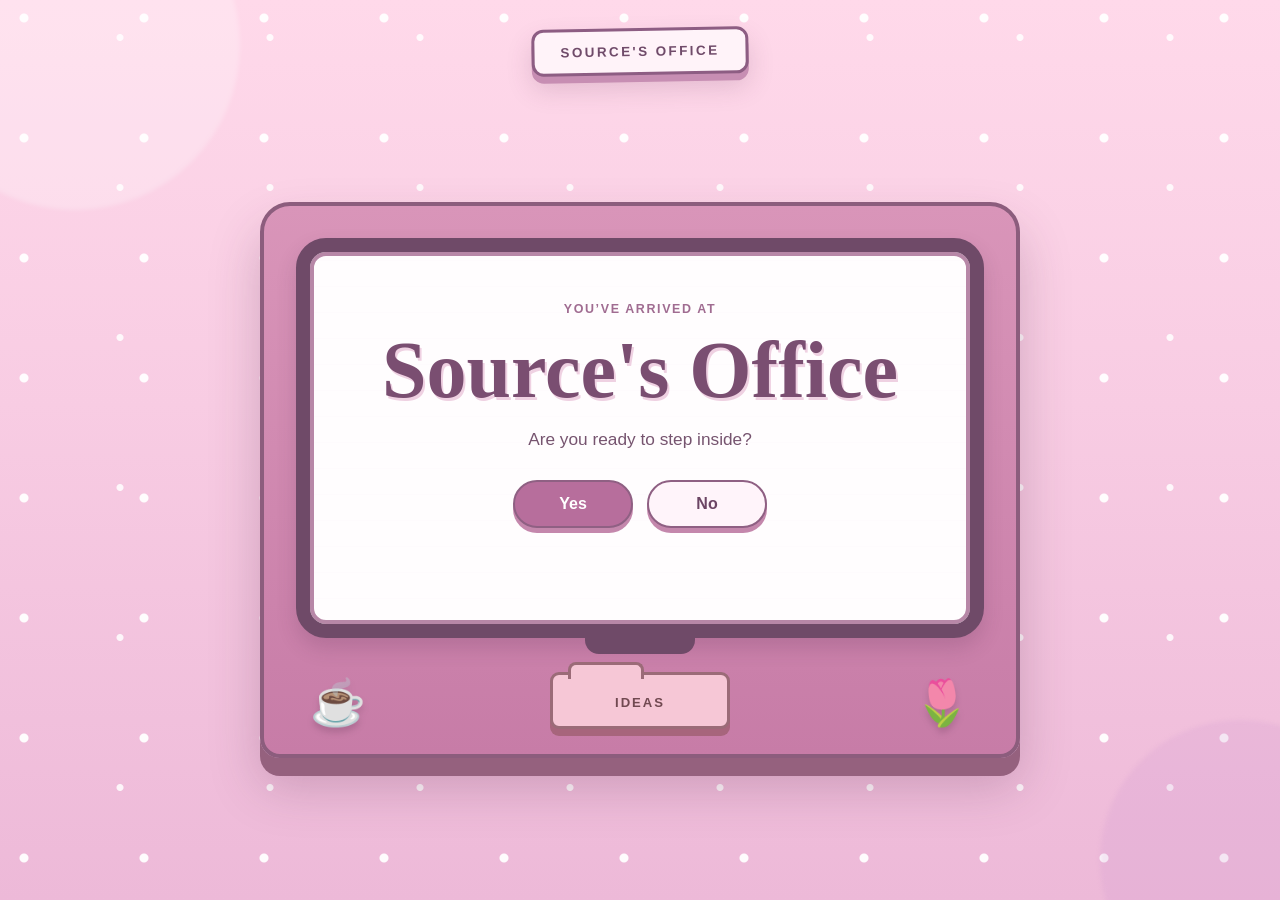
<file: index.html>
<!DOCTYPE html>
<html lang="en">
<head>
  <meta charset="UTF-8">

  <meta
    name="viewport"
    content="width=device-width, initial-scale=1.0"
  >

  <title>Source's Office</title>

  <style>
    * {
      box-sizing: border-box;
    }

    html,
    body {
      margin: 0;
      min-height: 100%;
    }

    body {
      min-height: 100vh;
      overflow-x: hidden;
      color: #5f3d59;
      font-family: Arial, Helvetica, sans-serif;
      background:
        radial-gradient(
          circle at 20% 15%,
          rgba(255, 255, 255, 0.95) 0 4px,
          transparent 5px
        ),
        radial-gradient(
          circle at 80% 25%,
          rgba(255, 255, 255, 0.85) 0 3px,
          transparent 4px
        ),
        linear-gradient(
          180deg,
          #ffd9ea 0%,
          #f8cce3 45%,
          #edb9d8 100%
        );
      background-size:
        120px 120px,
        150px 150px,
        auto;
    }

    button {
      font: inherit;
    }

    .reception {
      position: relative;
      min-height: 100vh;
      display: grid;
      place-items: center;
      padding: 100px 22px 40px;
      overflow: hidden;
    }

    .reception::before,
    .reception::after {
      content: "";
      position: absolute;
      border-radius: 50%;
      filter: blur(2px);
      pointer-events: none;
    }

    .reception::before {
      width: 330px;
      height: 330px;
      top: -120px;
      left: -90px;
      background: rgba(255, 255, 255, 0.25);
    }

    .reception::after {
      width: 280px;
      height: 280px;
      right: -100px;
      bottom: -100px;
      background: rgba(208, 153, 207, 0.22);
    }

    .office-sign {
      position: absolute;
      top: 28px;
      left: 50%;
      z-index: 2;
      transform: translateX(-50%) rotate(-1deg);
      width: max-content;
      max-width: calc(100% - 32px);
      padding: 13px 26px;
      border: 3px solid #8d5d83;
      border-radius: 12px;
      color: #704b6a;
      background: #fff3f9;
      box-shadow:
        0 7px 0 #c78eb3,
        0 13px 26px rgba(99, 53, 91, 0.18);
      font-weight: 900;
      font-size: 0.84rem;
      letter-spacing: 0.18em;
      text-align: center;
    }

    .desk {
      position: relative;
      z-index: 1;
      width: min(760px, 100%);
      padding: 32px 32px 25px;
      border: 4px solid #8c5d7d;
      border-radius: 30px 30px 20px 20px;
      background:
        linear-gradient(
          180deg,
          #d995b9 0%,
          #c77ca7 100%
        );
      box-shadow:
        0 18px 0 #95617e,
        0 28px 50px rgba(93, 47, 81, 0.25);
    }

    .computer-screen {
      position: relative;
      min-height: 370px;
      display: grid;
      place-items: center;
      align-content: center;
      padding: 50px 32px;
      border: 14px solid #6f4a68;
      border-radius: 30px;
      background:
        linear-gradient(
          rgba(255, 255, 255, 0.78),
          rgba(255, 255, 255, 0.78)
        ),
        repeating-linear-gradient(
          0deg,
          #fff8fc 0,
          #fff8fc 25px,
          #f8e6f0 26px
        );
      box-shadow:
        inset 0 0 0 4px #b787a7,
        0 10px 20px rgba(80, 40, 70, 0.18);
      text-align: center;
    }

    .computer-screen::after {
      content: "";
      position: absolute;
      bottom: -30px;
      left: 50%;
      width: 110px;
      height: 22px;
      transform: translateX(-50%);
      border-radius: 0 0 14px 14px;
      background: #6f4a68;
    }

    .small-text {
      margin: 0;
      color: #a06c91;
      font-size: 0.78rem;
      font-weight: 800;
      letter-spacing: 0.13em;
      text-transform: uppercase;
    }

    .computer-screen h1 {
      margin: 15px 0 17px;
      color: #7a4e71;
      font-family: Georgia, "Times New Roman", serif;
      font-size: clamp(2.7rem, 8vw, 5rem);
      line-height: 0.98;
      text-shadow: 2px 3px 0 #efd1e2;
    }

    .question {
      margin: 0 0 27px;
      color: #76546f;
      font-size: 1.08rem;
      line-height: 1.5;
    }

    .buttons {
      display: flex;
      justify-content: center;
      gap: 14px;
    }

    .buttons button {
      min-width: 120px;
      padding: 13px 23px;
      border: 2px solid #8f6083;
      border-radius: 999px;
      color: #6c4564;
      background: #fff4fa;
      box-shadow: 0 5px 0 #c487ac;
      font-weight: 900;
      cursor: pointer;
      transition:
        transform 150ms ease,
        box-shadow 150ms ease,
        background 150ms ease;
    }

    .buttons button:first-child {
      color: white;
      background: #b76e9c;
    }

    .buttons button:hover {
      transform: translateY(-2px);
      box-shadow: 0 7px 0 #c487ac;
    }

    .buttons button:active {
      transform: translateY(3px);
      box-shadow: 0 2px 0 #c487ac;
    }

    #responseMessage {
      min-height: 24px;
      margin: 22px 0 0;
      color: #8b547a;
      font-weight: 800;
    }

    .desk-items {
      display: flex;
      justify-content: space-between;
      align-items: flex-end;
      gap: 18px;
      margin-top: 34px;
      padding: 0 14px;
    }

    .coffee,
    .plant {
      filter: drop-shadow(0 5px 3px rgba(77, 38, 66, 0.2));
      font-size: 2.8rem;
    }

    .folder {
      position: relative;
      min-width: 180px;
      padding: 20px 24px 16px;
      border: 3px solid #9b6b78;
      border-radius: 9px;
      color: #714951;
      background: #f6c7d6;
      box-shadow: 0 7px 0 #a7657c;
      font-size: 0.82rem;
      font-weight: 900;
      letter-spacing: 0.15em;
      text-align: center;
    }

    .folder::before {
      content: "";
      position: absolute;
      top: -13px;
      left: 15px;
      width: 70px;
      height: 14px;
      border: 3px solid #9b6b78;
      border-bottom: 0;
      border-radius: 8px 8px 0 0;
      background: #f6c7d6;
    }

    @media (max-width: 600px) {
      .reception {
        padding: 92px 13px 35px;
      }

      .office-sign {
        top: 22px;
        padding: 11px 18px;
        font-size: 0.72rem;
      }

      .desk {
        padding: 17px 17px 22px;
        border-radius: 24px;
      }

      .computer-screen {
        min-height: 390px;
        padding: 42px 20px;
        border-width: 9px;
      }

      .computer-screen h1 {
        font-size: clamp(2.5rem, 14vw, 4rem);
      }

      .buttons {
        width: 100%;
        flex-direction: column;
      }

      .buttons button {
        width: 100%;
      }

      .desk-items {
        padding: 0;
      }

      .coffee,
      .plant {
        font-size: 2rem;
      }

      .folder {
        min-width: 120px;
        padding: 16px 13px 13px;
        font-size: 0.7rem;
      }
    }
  </style>
</head>

<body data-profile="public">
  <main class="reception">
    <div class="office-sign">
      SOURCE'S OFFICE
    </div>

    <div class="desk">
      <div class="computer-screen">
        <p class="small-text">
          You’ve arrived at
        </p>

        <h1>Source's Office</h1>

        <p class="question">
          Are you ready to step inside?
        </p>

        <div class="buttons">
          <button id="yesButton" type="button">
            Yes
          </button>

          <button id="noButton" type="button">
            No
          </button>
        </div>

        <p id="responseMessage"></p>
      </div>

      <div class="desk-items">
        <div class="coffee" aria-hidden="true">☕</div>

        <div class="folder">
          IDEAS
        </div>

        <div class="plant" aria-hidden="true">🌷</div>
      </div>
    </div>
  </main>

  <script>
    localStorage.setItem(
      "sourceOfficeProfile",
      "public"
    );

    const yesButton =
      document.getElementById("yesButton");

    const noButton =
      document.getElementById("noButton");

    const responseMessage =
      document.getElementById("responseMessage");

    yesButton.addEventListener("click", function () {
      responseMessage.textContent =
        "Come on in. The lobby is ready.";

      setTimeout(function () {
        window.location.href = "lobby.html";
      }, 450);
    });

    noButton.addEventListener("click", function () {
      responseMessage.textContent =
        "Okay. The office will be here when you’re ready.";
    });
  </script>
</body>
</html>
</file>
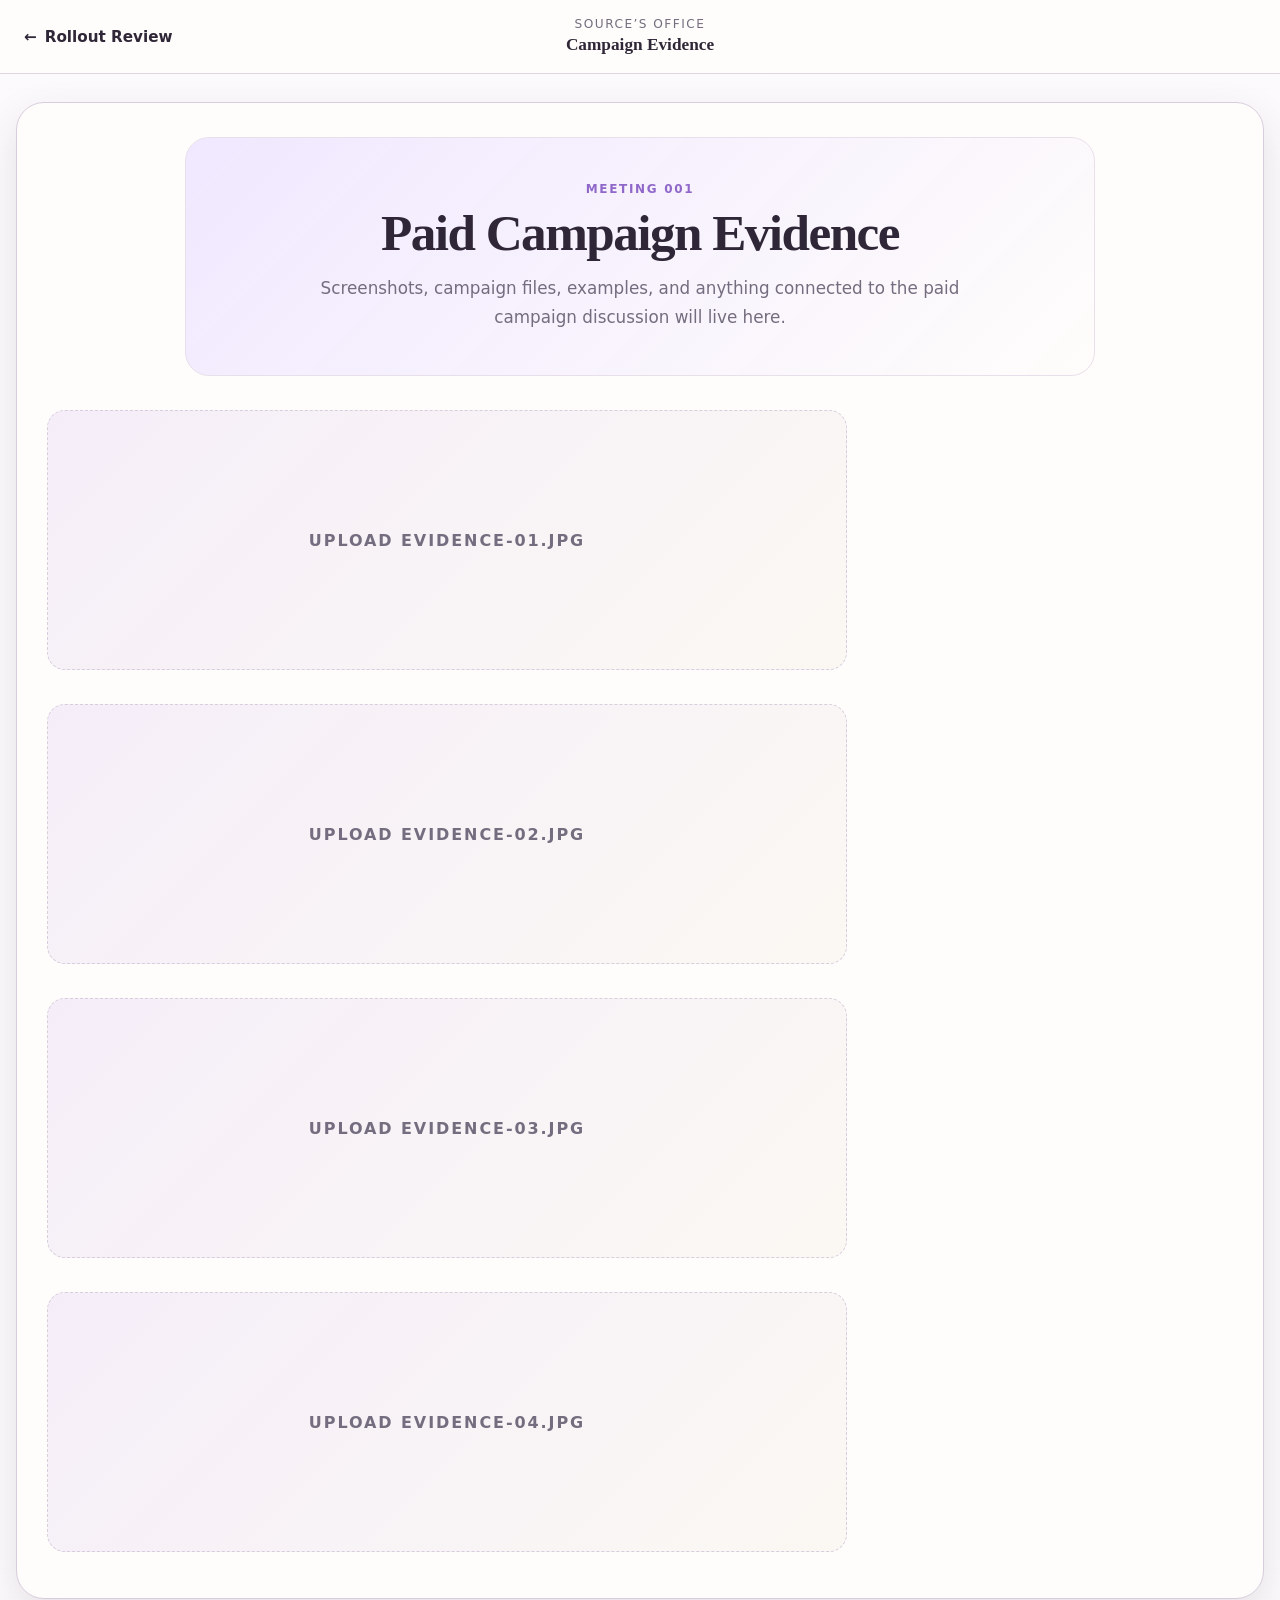
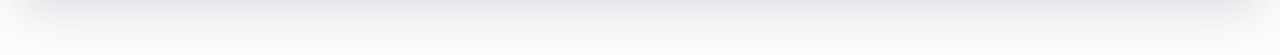
<file: campaign-evidence.html>
<!DOCTYPE html>
<html lang="en">
<head>
  <meta charset="UTF-8">
  <meta name="viewport" content="width=device-width, initial-scale=1.0">
  <title>Paid Campaign Evidence | Source's Office</title>
  <link rel="stylesheet" href="style.css">
</head>
<body class="meeting-page">
  <header class="meeting-topbar">
    <a class="meeting-back-link" href="rollout.html">
      <span aria-hidden="true">←</span>
      Rollout Review
    </a>

    <div class="meeting-topbar-center">
      <span>Source’s Office</span>
      <strong>Campaign Evidence</strong>
    </div>

    <div></div>
  </header>

  <main class="meeting-shell" style="grid-template-columns: 1fr;">
    <section class="meeting-document">
      <div class="meeting-content-page active">
        <section class="meeting-page-intro">
          <p class="meeting-section-kicker">Meeting 001</p>
          <h1>Paid Campaign Evidence</h1>
          <p>
            Screenshots, campaign files, examples, and anything connected to
            the paid campaign discussion will live here.
          </p>
        </section>

        <div class="meeting-reading-column">
          <figure class="meeting-photo-break">
            <div class="meeting-photo-placeholder">
              <span>Upload evidence-01.jpg</span>
            </div>
          </figure>

          <figure class="meeting-photo-break">
            <div class="meeting-photo-placeholder">
              <span>Upload evidence-02.jpg</span>
            </div>
          </figure>

          <figure class="meeting-photo-break">
            <div class="meeting-photo-placeholder">
              <span>Upload evidence-03.jpg</span>
            </div>
          </figure>

          <figure class="meeting-photo-break">
            <div class="meeting-photo-placeholder">
              <span>Upload evidence-04.jpg</span>
            </div>
          </figure>
        </div>
      </div>
    </section>
  </main>
</body>
</html>
</file>
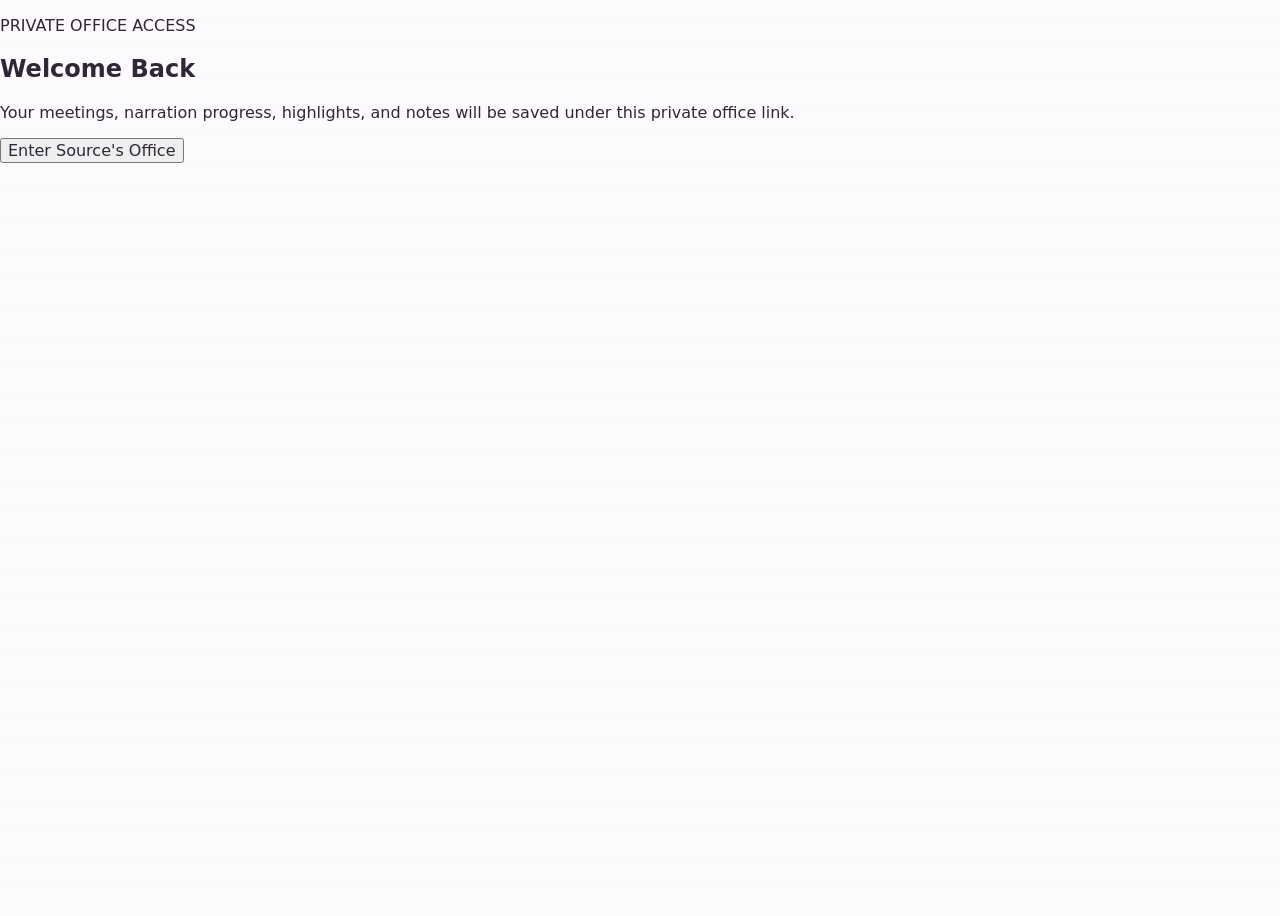
<file: coco.html>
<!DOCTYPE html>
<html lang="en">
<head>
  <meta charset="UTF-8">
  <meta name="viewport" content="width=device-width, initial-scale=1.0">
  <title>Source's Office</title>
  <link rel="stylesheet" href="style.css">
</head>

<body>
  <main class="profile-entry">
    <section class="profile-entry-card">
      <p class="office-label">PRIVATE OFFICE ACCESS</p>

      <h1>Welcome Back</h1>

      <p>
        Your meetings, narration progress, highlights, and notes
        will be saved under this private office link.
      </p>

      <button id="enterCocoOffice" type="button">
        Enter Source's Office
      </button>
    </section>
  </main>

  <script>
    document
      .getElementById("enterCocoOffice")
      .addEventListener("click", function () {
        localStorage.setItem("sourceOfficeProfile", "coco");
        window.location.href = "lobby.html";
      });
  </script>
</body>
</html>
</file>
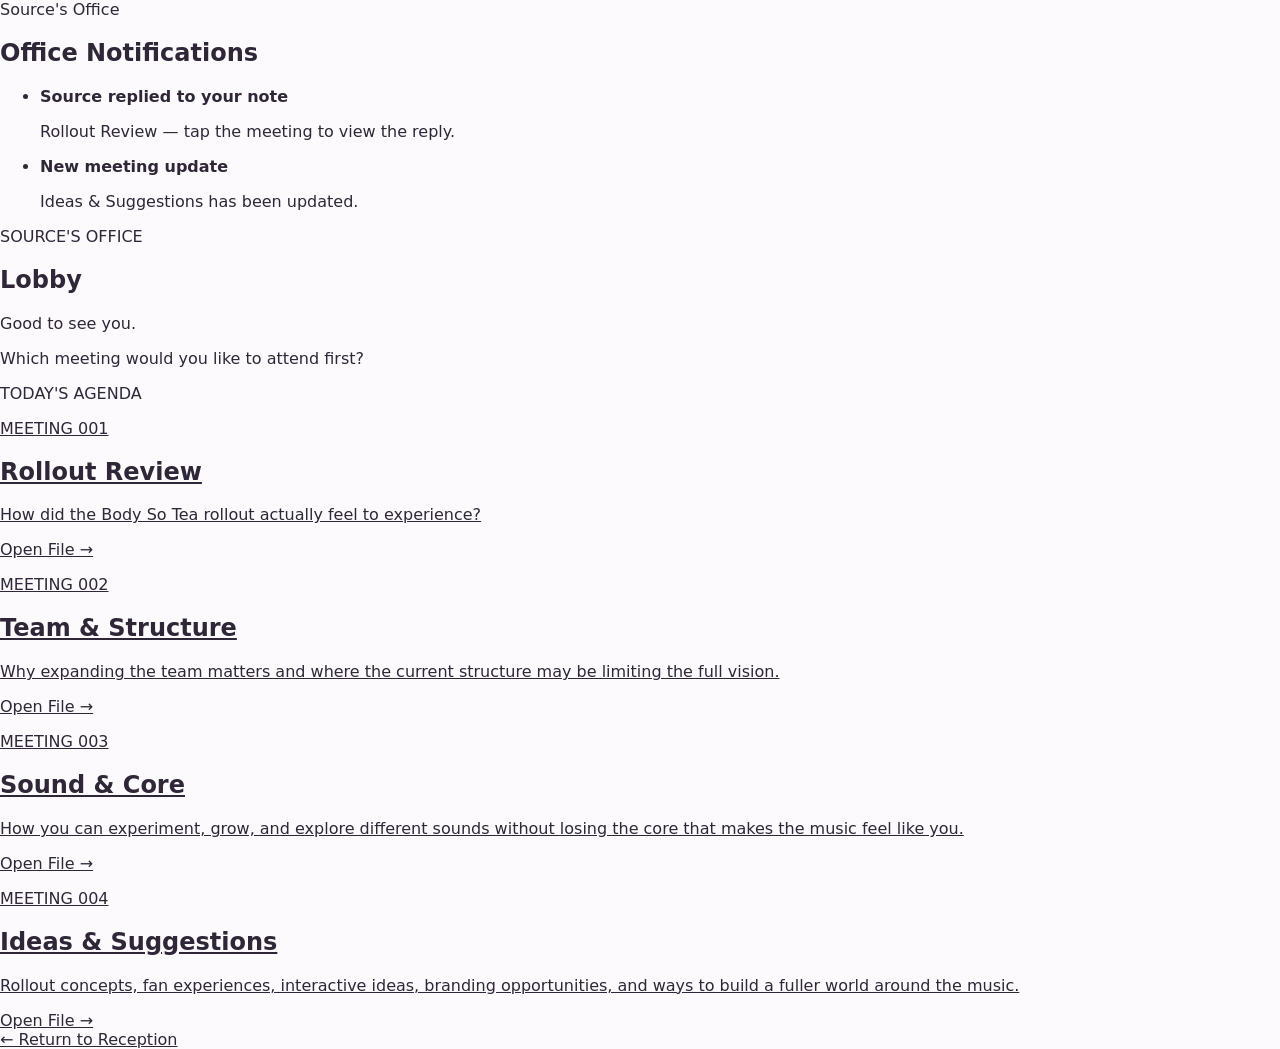
<file: lobby.html>
<!DOCTYPE html>
<html lang="en">
<head>
  <meta charset="UTF-8">

  <meta
    name="viewport"
    content="width=device-width, initial-scale=1.0"
  >

  <title>Source's Office — Lobby</title>

  <link rel="stylesheet" href="style.css">
</head>

<body class="lobby-page">
  <div id="profileBanner" class="profile-banner">
    Source's Office
  </div>

  <main class="lobby">
    <div
      id="notificationArea"
      class="notification-area"
      hidden
    >
      <button
        id="notificationButton"
        class="notification-button"
        type="button"
        aria-label="Open notifications"
        aria-expanded="false"
      >
        🔔

        <span
          id="notificationCount"
          class="notification-count"
        >
          2
        </span>
      </button>
    </div>

    <section
      id="notificationPanel"
      class="notification-panel"
      aria-hidden="true"
    >
      <h2>Office Notifications</h2>

      <ul class="notification-list">
        <li class="notification-item">
          <strong>Source replied to your note</strong>

          <p>
            Rollout Review — tap the meeting to view the reply.
          </p>
        </li>

        <li class="notification-item">
          <strong>New meeting update</strong>

          <p>
            Ideas &amp; Suggestions has been updated.
          </p>
        </li>
      </ul>
    </section>

    <section class="lobby-header">
      <p class="location-label">
        SOURCE'S OFFICE
      </p>

      <h1>Lobby</h1>

      <p class="welcome-text" id="welcomeText">
        Good to see you.
      </p>

      <p class="lobby-question">
        Which meeting would you like to attend first?
      </p>
    </section>

    <section class="schedule">
      <p class="schedule-label">
        TODAY'S AGENDA
      </p>

      <a class="meeting-card" href="rollout.html">
        <div>
          <p class="meeting-number">
            MEETING 001
          </p>

          <h2>Rollout Review</h2>

          <p>
            How did the Body So Tea rollout actually feel to experience?
          </p>
        </div>

        <span>Open File →</span>
      </a>

      <a class="meeting-card" href="team.html">
        <div>
          <p class="meeting-number">
            MEETING 002
          </p>

          <h2>Team &amp; Structure</h2>

          <p>
            Why expanding the team matters and where the current structure
            may be limiting the full vision.
          </p>
        </div>

        <span>Open File →</span>
      </a>

      <a class="meeting-card" href="brand.html">
        <div>
          <p class="meeting-number">
            MEETING 003
          </p>

          <h2>Sound &amp; Core</h2>

          <p>
            How you can experiment, grow, and explore different sounds
            without losing the core that makes the music feel like you.
          </p>
        </div>

        <span>Open File →</span>
      </a>

      <a class="meeting-card" href="ideas.html">
        <div>
          <p class="meeting-number">
            MEETING 004
          </p>

          <h2>Ideas &amp; Suggestions</h2>

          <p>
            Rollout concepts, fan experiences, interactive ideas,
            branding opportunities, and ways to build a fuller world
            around the music.
          </p>
        </div>

        <span>Open File →</span>
      </a>
    </section>

    <a
      class="return-link"
      id="returnLink"
      href="index.html"
    >
      ← Return to Reception
    </a>
  </main>

  <script>
    const profile =
      localStorage.getItem("sourceOfficeProfile") || "public";

    const profileBanner =
      document.getElementById("profileBanner");

    const welcomeText =
      document.getElementById("welcomeText");

    const returnLink =
      document.getElementById("returnLink");

    const notificationArea =
      document.getElementById("notificationArea");

    const notificationButton =
      document.getElementById("notificationButton");

    const notificationPanel =
      document.getElementById("notificationPanel");

    const notificationCount =
      document.getElementById("notificationCount");

    if (profile === "coco") {
      profileBanner.textContent =
        "Private Office";

      welcomeText.textContent =
        "Good to see you. Your progress will be saved here.";

      returnLink.href =
        "coco.html";

      returnLink.textContent =
        "← Return to Private Entrance";

      notificationArea.hidden =
        false;
    } else if (profile === "source") {
      profileBanner.textContent =
        "Source Admin Office";

      welcomeText.textContent =
        "Welcome back, Source.";

      returnLink.href =
        "source.html";

      returnLink.textContent =
        "← Return to Source Entrance";

      notificationArea.hidden =
        false;
    } else {
      profileBanner.textContent =
        "Source's Office";

      welcomeText.textContent =
        "Good to see you.";

      returnLink.href =
        "index.html";

      returnLink.textContent =
        "← Return to Reception";

      notificationArea.hidden =
        true;
    }

    notificationButton.addEventListener(
      "click",
      function () {
        const isOpen =
          notificationPanel.classList.toggle("open");

        notificationButton.setAttribute(
          "aria-expanded",
          String(isOpen)
        );

        notificationPanel.setAttribute(
          "aria-hidden",
          String(!isOpen)
        );

        if (isOpen) {
          notificationCount.hidden = true;
        }
      }
    );
  </script>
</body>
</html>
</file>
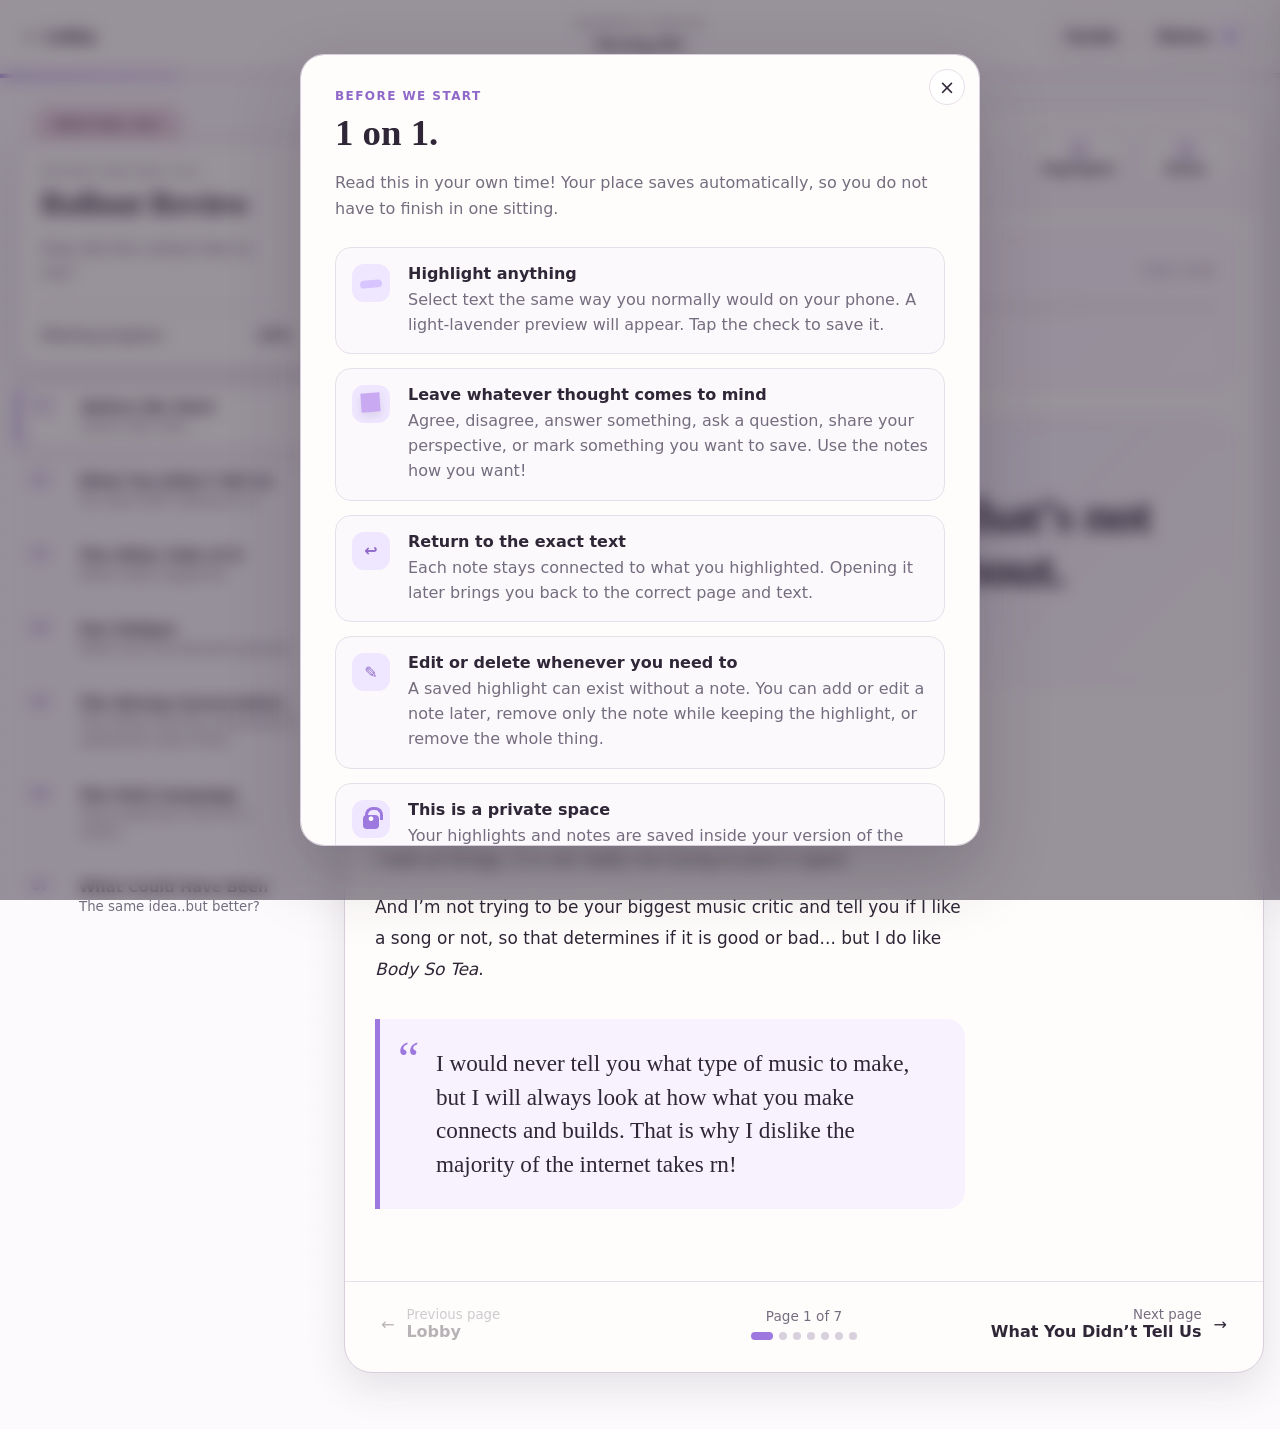
<file: rollout.html>
<!DOCTYPE html>
<html lang="en">
<head>
  <meta charset="UTF-8">
  <meta
    name="viewport"
    content="width=device-width, initial-scale=1.0, viewport-fit=cover"
  >
  <title>Meeting 001 | Rollout Review</title>
  <link rel="stylesheet" href="style.css">
  <style>
    .meeting-reading-column {
      max-width: 860px;
    }

    .meeting-copy-block p,
    .meeting-copy-block li,
    .meeting-visual-caption,
    .meeting-image-caption {
      font-size: 1.06rem;
      line-height: 1.82;
      font-weight: 400;
    }

    .meeting-copy-block h2 {
      font-size: clamp(1.55rem, 2vw, 2.05rem);
      line-height: 1.24;
      font-weight: 700;
    }

    .meeting-copy-block em {
      font-style: italic;
    }

    .meeting-copy-block strong {
      font-weight: 700;
    }

    .meeting-photo-break,
    }
  </style>
</head>

<body
  class="meeting-page"
  data-meeting-id="rollout"
  data-total-pages="7"
>

  <!-- =========================================
       FIRST-VISIT OFFICE GUIDE
  ========================================== -->
  <div
    class="office-guide-overlay"
    id="officeGuideOverlay"
    aria-hidden="true"
  >
    <section
      class="office-guide-modal"
      role="dialog"
      aria-modal="true"
      aria-labelledby="officeGuideTitle"
    >
      <button
        class="office-guide-close"
        id="closeOfficeGuide"
        type="button"
        aria-label="Close office guide"
      >
        ×
      </button>

      <p class="office-guide-eyebrow">Before we start</p>

      <h1 id="officeGuideTitle">
        1 on 1.
      </h1>

      <p class="office-guide-intro">
        Read this in your own time! Your place saves
        automatically, so you do not have to finish in one sitting.
      </p>

      <div class="office-guide-list">

        <article class="office-guide-item">
          <span
            class="office-guide-icon guide-highlight-icon"
            aria-hidden="true"
          ></span>

          <div>
            <h2>Highlight anything</h2>

            <p>
              Select text the same way you normally would on your phone.
              A light-lavender preview will appear. Tap the check to save it.
            </p>
          </div>
        </article>

        <article class="office-guide-item">
          <span
            class="office-guide-icon guide-note-icon"
            aria-hidden="true"
          ></span>

          <div>
            <h2>Leave whatever thought comes to mind</h2>

            <p>
              Agree, disagree, answer something, ask a question, share your
              perspective, or mark something you want to save. Use the notes
              how you want!
            </p>
          </div>
        </article>

        <article class="office-guide-item">
          <span
            class="office-guide-icon guide-return-icon"
            aria-hidden="true"
          ></span>

          <div>
            <h2>Return to the exact text</h2>

            <p>
              Each note stays connected to what you highlighted. Opening it
              later brings you back to the correct page and text.
            </p>
          </div>
        </article>

        <article class="office-guide-item">
          <span
            class="office-guide-icon guide-edit-icon"
            aria-hidden="true"
          ></span>

          <div>
            <h2>Edit or delete whenever you need to</h2>

            <p>
              A saved highlight can exist without a note. You can add
              or edit a note later, remove only the note while keeping the
              highlight, or remove the whole thing.
            </p>
          </div>
        </article>

        <article class="office-guide-item">
          <span
            class="office-guide-icon guide-lock-icon"
            aria-hidden="true"
          ></span>

          <div>
            <h2>This is a private space</h2>

            <p>
              Your highlights and notes are saved inside your version of the
              office. They are yours unless you choose to share them.
            </p>
          </div>
        </article>

      </div>

      <button
        class="office-guide-enter"
        id="enterMeetingButton"
        type="button"
      >
        Got it — Start Meeting
      </button>
    </section>
  </div>


  <!-- =========================================
       TOP BAR
  ========================================== -->
  <header class="meeting-topbar">

    <a class="meeting-back-link" href="lobby.html">
      <span aria-hidden="true">←</span>
      Lobby
    </a>

    <div class="meeting-topbar-center">
      <span>Source’s Office</span>
      <strong>Meeting 001</strong>
    </div>

    <div class="meeting-topbar-actions">

      <button
        class="meeting-guide-button"
        id="showOfficeGuide"
        type="button"
      >
        Guide
      </button>

      <button
        class="all-notes-button"
        id="openMeetingNotes"
        type="button"
        aria-controls="meetingNotesDrawer"
        aria-expanded="false"
      >
        Notes
        <span id="meetingNoteCount">0</span>
      </button>

    </div>

  </header>


  <!-- =========================================
       OVERALL MEETING PROGRESS
  ========================================== -->
  <div class="meeting-progress-track" aria-hidden="true">
    <div
      class="meeting-progress-fill"
      id="meetingProgressFill"
    ></div>
  </div>


  <main class="meeting-shell">

    <!-- =========================================
         DESKTOP FILE SIDEBAR
    ========================================== -->
    <aside class="meeting-sidebar">

      <div class="meeting-folder-label">
        Meeting 001
      </div>

      <section class="meeting-file-summary">

        <p class="meeting-file-type">
          Private meeting file
        </p>

        <h1>Rollout Review</h1>

        <p>
          How did this rollout feel to me?
        </p>

        <div class="meeting-sidebar-progress">
          <span>Meeting progress</span>
          <strong id="meetingProgressPercent">0%</strong>
        </div>

        <button
          class="continue-meeting-button"
          id="continueMeetingButton"
          type="button"
          hidden
        >
          <span>Continue where you left off</span>
          <small id="continueMeetingLocation"></small>
        </button>

      </section>

      <nav
        class="meeting-page-menu"
        aria-label="Rollout meeting pages"
      >

        <button type="button" data-page-target="1" class="meeting-page-menu-item active">
          <span>01</span>
          <div>
            <strong>Before We Start</strong>
            <small>Quick side note...</small>
          </div>
        </button>

        <button type="button" data-page-target="2" class="meeting-page-menu-item">
          <span>02</span>
          <div>
            <strong>What You Didn’t Tell Us</strong>
            <small>You were NOT talking to us</small>
          </div>
        </button>

        <button type="button" data-page-target="3" class="meeting-page-menu-item">
          <span>03</span>
          <div>
            <strong>The Other Side of It</strong>
            <small>What really happened</small>
          </div>
        </button>

        <button type="button" data-page-target="4" class="meeting-page-menu-item">
          <span>04</span>
          <div>
            <strong>Fan Fatigue</strong>
            <small>When the core became passive</small>
          </div>
        </button>

        <button type="button" data-page-target="5" class="meeting-page-menu-item">
          <span>05</span>
          <div>
            <strong>The Wrong Conversation</strong>
            <small>The rollout and the song weren’t asking the same thing</small>
          </div>
        </button>

        <button type="button" data-page-target="6" class="meeting-page-menu-item">
          <span>06</span>
          <div>
            <strong>The Paid Campaign</strong>
            <small>They would do it too for a check...</small>
          </div>
        </button>

        <button type="button" data-page-target="7" class="meeting-page-menu-item">
          <span>07</span>
          <div>
            <strong>What Could Have Been</strong>
            <small>The same idea..but better?</small>
          </div>
        </button>

      </nav>

    </aside>


    <!-- =========================================
         MEETING DOCUMENT
    ========================================== -->
    <section class="meeting-document">

      <header class="meeting-page-status">

        <div>
          <p id="currentPageLabel">
            Meeting 001 · Page 1 of 7
          </p>

          <h2 id="currentPageTitle">
            Before We Start
          </h2>
        </div>

        <div class="meeting-page-counts">

          <button
            class="page-count-button"
            id="pageHighlightsButton"
            type="button"
          >
            <span id="pageHighlightCount">0</span>
            Highlights
          </button>

          <button
            class="page-count-button"
            id="pageNotesButton"
            type="button"
          >
            <span id="pageNoteCount">0</span>
            Notes
          </button>

        </div>

      </header>


      <!-- =========================================
           AUDIO
      ========================================== -->
      <section
        class="meeting-audio-player"
        aria-label="Meeting narration"
      >

        <button
          class="audio-play-button"
          id="audioPlayButton"
          type="button"
          aria-label="Play narration"
        >
          <span aria-hidden="true">▶</span>
        </button>

        <div class="audio-player-main">

          <div class="audio-player-heading">
            <div>
              <strong>Listen instead</strong>
              <span id="audioPageTitle">Before We Start</span>
            </div>

            <span id="audioTimeDisplay">
              0:00 / 0:00
            </span>
          </div>

          <input
            class="audio-progress-slider"
            id="audioProgressSlider"
            type="range"
            min="0"
            max="100"
            value="0"
            aria-label="Narration progress"
          >

          <div class="audio-player-controls">

            <button id="audioBackButton" type="button">
              −10
            </button>

            <button id="audioForwardButton" type="button">
              +10
            </button>

            <label for="audioSpeedSelect">
              Speed
            </label>

            <select id="audioSpeedSelect">
              <option value="1">1×</option>
              <option value="1.5">1.5×</option>
              <option value="2">2×</option>
              <option value="4">4×</option>
            </select>

          </div>

        </div>

        <audio id="meetingAudio" preload="metadata"></audio>

      </section>


      <!-- =====================================
           PAGE 1
      ====================================== -->
      <article
        class="meeting-content-page active"
        id="meetingPage1"
        data-page-number="1"
        data-page-title="Before We Start"
      >

        <section class="meeting-page-cover">

          <p class="meeting-cover-label">
            Rollout Review
          </p>

          <h1>
            <em>Body So Tea</em> is tea… but that’s not what we’re talking about.
          </h1>

          <p>
            This is about the world around it...
          </p>

        </section>

        <div class="meeting-page-grid">

          <div
            class="meeting-reading-column"
            data-page-reading-area="1"
          >

            <section
              class="meeting-copy-block"
              id="rollout-opening-lens"
              data-section-name="Setting Expectations and My Perspective"
            >

              <p class="meeting-section-kicker">
                Here we go (uh oh)
              </p>

              <h2>
                Before I start, just FYI, this all comes from love!
              </h2>

              <p>
                If I like something, it makes me want to understand it more.
                So when I look at things, it is not really me trying to pick it apart.
              </p>

              <p>
                And I’m not trying to be your biggest music critic and tell
                you if I like a song or not, so that determines if it is good
                or bad... but I do like <em>Body So Tea</em>.
              </p>

            </section>
<aside class="meeting-pull-quote">

              <span class="pull-quote-mark">“</span>

              <p>
                I would never tell you what type of music to make, but I will
                always look at how what you make connects and builds.
                That is why I dislike the majority of the internet takes rn!
              </p>

            </aside>

          </div>

          <aside
            class="meeting-margin-notes"
            data-page-note-margin="1"
            aria-label="Notes attached to page one"
          ></aside>

        </div>

      </article>


      <!-- =====================================
           PAGE 2
      ====================================== -->
      <article
        class="meeting-content-page"
        id="meetingPage2"
        data-page-number="2"
        data-page-title="What You Didn’t Tell Us"
        hidden
      >

        <section class="meeting-page-intro">

          <p class="meeting-section-kicker">
            The fragmented rollout
          </p>

          <h1>
            What you didn’t tell us
          </h1>

        </section>

        <div class="meeting-page-grid">

          <div
            class="meeting-reading-column"
            data-page-reading-area="2"
          >

            <section
              class="meeting-copy-block"
              id="what-you-didnt-tell-us"
              data-section-name="What You Didn’t Tell Us"
            >

              <p>
                When the first video dropped and it felt like you were being
                vulnerable and opening up to us and because you asked a question
                obvi there was discourse.
                The direction and sound you should lean into has always been a hot topic
                even before the video... and this just threw gasoline on the fire...

              </p>

              <p>
                So when you put that question out there, the entire internet 
                answered with their opinions (there were so many bad takes... omg!!)  
                anyway, the video set an expectation that yes, this is a journey, and 
                that by the end of this… there would be an answer.
              </p>

              <p>
                I mean yeah, the video was framed as we are on this journey with you 
                like the co-captains are back on the boat with you finally!!... but 

              </p>

              <p>
                It didn’t really work like that...
              </p>

              <p>
                Because it wasn’t meant to be a conversation.
                There was literally no engagement with your fans or the audience.
                People in your comments were genuinely trying to help and
                other artists were opening up and sharing their own struggles.
              </p>

              <p>
                And there was no response to any of it.
              </p>

              <p>
                Then the second video came.
              </p>

              <p>
                It felt like a rollout.
              </p>

              <p>
                The authenticity people thought they were getting 
                started to feel staged, even if the convo you had was real.
              </p>

            </section>
</div>

          <aside
            class="meeting-margin-notes"
            data-page-note-margin="2"
            aria-label="Notes attached to page two"
          ></aside>

        </div>

      </article>


      <!-- =====================================
           PAGE 3
      ====================================== -->
      <article
        class="meeting-content-page"
        id="meetingPage3"
        data-page-number="3"
        data-page-title="The Other Side of It"
        hidden
      >

        <section class="meeting-page-intro">

          <p class="meeting-section-kicker">
            The other side of it
          </p>

          <h1>
            The Other Side of It
          </h1>

        </section>

        <div class="meeting-page-grid">

          <div
            class="meeting-reading-column"
            data-page-reading-area="3"
          >

            <section
              class="meeting-copy-block"
              id="what-really-happened"
              data-section-name="What Really Happened"
            >

              <h2>
                What Really Happened
              </h2>

              <p>
               I literally watched the disconnect happen in real time,
               and it came from how everything was being presented to us.
              </p>

              <p>
                Because the way everything is framed, everything feels
                like a decision. So the audience has it in their minds that
                oh, this is the direction she’s taking because of the question
                you asked in video one. So instead of them following your journey, 
                it feels like “stop her before she stops making the music we like!”
              </p>

              <p>
                They no longer cared about the new song because it was already framed
                as a different sound than what you gave us before. 
              </p>

              <p>
                And that’s where the disconnect really is... well, one of them.
              </p>

            </section>
</div>

          <aside
            class="meeting-margin-notes"
            data-page-note-margin="3"
            aria-label="Notes attached to page three"
          ></aside>

        </div>

      </article>


      <!-- =====================================
           PAGE 4
      ====================================== -->
      <article
        class="meeting-content-page"
        id="meetingPage4"
        data-page-number="4"
        data-page-title="Fan Fatigue"
        hidden
      >

        <section class="meeting-page-intro">

          <p class="meeting-section-kicker">
            Fan Fatigue
          </p>

          <h1>
            Why y’all not happy Coco posted??
          </h1>

        </section>

        <div class="meeting-page-grid">

          <div
            class="meeting-reading-column"
            data-page-reading-area="4"
          >

            <section
              class="meeting-copy-block"
              id="fan-fatigue"
              data-section-name="Fan Fatigue"
            >

              <p>
                This is when I really noticed that the rollout was a mess. Well, I 
                been knew it was since video one, but anyywayy...
              </p>

              <p>
                Not just to casual listeners, but your fanbase became passive.
              </p>

              <p>
                Instead of it being “yay, Coco posted,”<br>
                it became:
              </p>

              <p>
                check the notification…<br>
                <em>sigh</em><br>
                it’s one of those videos.
              </p>

              <p>
                To the point where in the last video, there was a snippet
                people completely missed.
              </p>

              <p>
                And that’s why I said something about it on Twitter.
                bc like… dang, y’all aren’t even watching these all
                the way through anymore.
              </p>

              <p>
                Literally, the reactions were:
              </p>

              <p>
                I love her.<br>
                I support her.<br>
                I fr want this era to end now.
              </p>

              <p>
                Or it was just:
              </p>

              <p>
                I liked it.<br>
                I retweeted it.<br>
                and I closed the app.
              </p>

              <p>
                I feel like that lets you know how this connected with your Co-Captains.
              </p>

              <p>
                When one said,<br>
                “this better be the last video girl”
              </p>

              <p>
                that is literally how the fans were feeling.
              </p>

            </section>
<figure class="meeting-photo-break fan-image-slot">
              <img
                src="ff.jpg"
                alt="Fan reaction connected to the rollout fatigue discussion"
                loading="lazy"
              >
              <figcaption>Fan reaction from the rollout.</figcaption>
            </figure>

          </div>

          <aside
            class="meeting-margin-notes"
            data-page-note-margin="4"
            aria-label="Notes attached to page four"
          ></aside>

        </div>

      </article>


      <!-- =====================================
           PAGE 5
      ====================================== -->
      <article
        class="meeting-content-page"
        id="meetingPage5"
        data-page-number="5"
        data-page-title="The Wrong Conversation"
        hidden
      >

        <section class="meeting-page-intro">

          <p class="meeting-section-kicker">
            The Wrong Conversation
          </p>

          <h1>
            The rollout and the song weren’t asking the same thing!
          </h1>

        </section>

        <div class="meeting-page-grid">

          <div
            class="meeting-reading-column"
            data-page-reading-area="5"
          >

            <section
              class="meeting-copy-block"
              id="wrong-conversation"
              data-section-name="The Wrong Conversation"
            >

              <p>
                <em>Body So Tea</em> did not need the level of depth that the
                rollout gave it. Not AT ALL...
              </p>

              <p>
                The rollout was asking people to think about your identity,
                your musical direction, and your future as an artist...
              </p>

              <p>
                The song is a summer bop.
              </p>

              <p>
                Mind you, those are two completely different conversations.
              </p>

              <p>
                BST did not need to carry the answer of explaining your full artistic identity. 
              </p>

            </section>

            <figure class="conversation-split-board">

              <div>
                <p>THE DOCUMENTARY ASKED:</p>

                <strong>
                  Who is Coco becoming as an artist?
                </strong>
              </div>

              <span aria-hidden="true">≠</span>

              <div>
                <p>THE SINGLE SAID:</p>

                <strong>
                  Feel good. Be confident. Have fun.
                </strong>
              </div>

            </figure>

          </div>

          <aside
            class="meeting-margin-notes"
            data-page-note-margin="5"
            aria-label="Notes attached to page five"
          ></aside>

        </div>

      </article>


      <!-- =====================================
           PAGE 6
      ====================================== -->
      <article
        class="meeting-content-page"
        id="meetingPage6"
        data-page-number="6"
        data-page-title="The Paid Campaign"
        hidden
      >

        <section class="meeting-page-intro">

          <p class="meeting-section-kicker">
            The Paid Campaign
          </p>

          <h1>
            They would do it too for a check...
          </h1>

        </section>

        <div class="meeting-page-grid">

          <div
            class="meeting-reading-column"
            data-page-reading-area="6"
          >

            <section
              class="meeting-copy-block"
              id="paid-campaign"
              data-section-name="The Paid Campaign"
            >

              <h2>
                I like to think I’m pretty tuned in to the Coco side of
                the interwebs, so I was confused when clips came out that
                you or your team never posted...
              </h2>
                <p>
                What was the source?
              </p>

              <p>
                Literally, videos were being spammed everywhere from accounts just made 
                days ago and some new fan accounts dedicated to BST.
              </p>

              <h2>
                I found out it was a paid clip campaign.
              </h2>

              <p>
                People were being given videos and instructions on how to
                frame them. It told them to make the clips feel like a
                documentary about an artist at a crossroads. It pushed the
                conversations about the label, the doubt, finding a new sound,
                stepping into a new era and connecting all of that back to
                <em>Body So Tea</em>. Evidence below.
              </p>

              <p>
                I understand that I am not in the rooms where these decisions
                are being made, but this is another one where I genuinely cannot make myself understand the why. 
                I don’t think that was the right strategy for this rollout at all.
              </p>

              <p>
                And because the payment was based on views, of course people
                were going to keep spamming clips in hopes one would pick up.
                It did not really push the convo anywhere, Everyone was still
                stuck on video one. even though all the videos were out. So they got 
                paid just to spam with no results.
              </p>

              <p>
                Oops, let me mention the Week Two campaign files.
                I recognized the downloader filename because it was the same
                one I used. I found the clip on IG and posted it on Twitter, but
                they recruited that clip in the paid campaign, not even from the actual
                IG person that was there at the Don Julio performance..
              </p>

              <p>
                I had a fun idea I wanted to create for <em>Body So Tea</em> fan
                engagement, but after finding the campaign and seeing how
                everything was being pushed, the fan fatigue lowkey hit me too... 
                I was really trying to push through with the rollout.
              </p>

              <p>
                Now it is like:
              </p>

              <p>
                Yeah. Y’all got this.
              </p>

              <p>
                Not saying that you need me for anything, but anyway...
              </p>
                
              <h2>
                And then the AI...
              </h2>

              <p class="meeting-section-kicker">
                ✧ I am throwing my hands up lol ✧
              </p>

              <p>
                I’m not asking your personal stance on AI...
                But the common assumption is that artists would be against
                generative AI because they want to protect their own image, voice, and
                likeness.
              </p>

              <p>
                And some of these accounts were creating AI images of you for
                this rollout.
                I personally do not think that was needed.
              </p>

              <p>
                When there was a little commotion
                when AI was used during the Christmas rollout, I shamelessly blamed 
                the team for that so people can back off LMAO.
              </p>

              <p>
                But anyway, back on track... I am saying this to say somebody messier could have
                found this and turned it into a big issue. 
              </p>

              <p>
                “Coco Jones is paying people to post her clips lol.”
              </p>

              <p>
                “Coco Jones is paying people to use AI images for her rollout.”
              </p>

              <p>
                It never stays the fault of the label or marketing team who paid for this...
                It becomes your name.
              </p>

              <p>
                They drag <strong>Coco Jones</strong>, even if paid campaigns
                are a normal strategy labels use, even if you are not the one
                planning these rollouts...
              </p>

              <p>
                I have no problem with paid campaigns... 
                but because this specific one kept spamming, added AI images
                that were not needed, and created a chance for your name to get
                dragged if the wrong person found it first... I hate it.
              </p>

            </section>
<a class="office-folder-link evidence-link" href="campaign-evidence.html">
              <span class="office-folder-icon" aria-hidden="true"></span>
              <span>
                <strong>Open Paid Campaign Evidence</strong>
                <small>View the screenshots, campaign files, and examples connected to this page.</small>
              </span>
              <span aria-hidden="true">→</span>
            </a>

          </div>

          <aside
            class="meeting-margin-notes"
            data-page-note-margin="6"
            aria-label="Notes attached to page six"
          ></aside>

        </div>

      </article>


      <!-- =====================================
           PAGE 7
      ====================================== -->
      <article
        class="meeting-content-page"
        id="meetingPage7"
        data-page-number="7"
        data-page-title="What Could Have Been"
        hidden
      >

        <section class="meeting-page-intro">

          <p class="meeting-section-kicker">
            What Could Have Been
          </p>

          <h1>
            This idea could've worked perhaps...
          </h1>

        </section>

        <div class="meeting-page-grid">

          <div
            class="meeting-reading-column"
            data-page-reading-area="7"
          >

            <section
              class="meeting-copy-block"
              id="what-could-have-been"
              data-section-name="What Could Have Been"
            >

              <p>
                I don't think this was a bad idea.
                I just don't think <em>Body So Tea</em> was the song for this.
              </p>

              <p>
                Because now the song has to carry this whole conversation
                about your career, your direction, your sound... and I just
                don't think those two things matched at all, no shade.
              </p>

              <p>
                To me, <em>Body So Tea</em> should've just been allowed to be fun!! It
                is literally a summer bop!
              </p>

              <p>
                Show us hearing the song for the first time.
                Show us you recording it.
                Talk about why you liked it.
                Talk about changing the verses.
                Show behind the scenes from the photoshoots and videos.
              </p>

              <p>
                Do your GRWM's using the song before it comes out.
              </p>

              <p>
                Use it as background music instead of always presenting it as,
                “Hey y’all, here’s my new single.”
              </p>

              <p>
                I still think you can turn this around.
                The stuff you've been posting after the song came out is the vibe this needed.
              </p>

              <p>
                That's the world I wish we would've gotten from the beginning.
                Because that feels like <em>Body So Tea</em>.
              </p>

              <p>
                The documentary idea is still good.
                I actually think it could be really cool for CJ2.
              </p>

              <p>
                Just film throughout the whole process, not just studio and
                business talks. Do everything. Then when everything is over,
                YOU look back and tell the story you want to present to the world.
              </p>

              <p>
                Not just from your perspective, but from ours too.
                How did the fans feel? Oh, they weren’t feeling this?
                What worked? Why? How?
              </p>

              <p>
                I think that would’ve been really cool to come with CJ2.
              </p>

            </section>
</div>

          <aside
            class="meeting-margin-notes"
            data-page-note-margin="7"
            aria-label="Notes attached to page seven"
          ></aside>

        </div>

      </article>


      <footer class="meeting-pagination">

        <button
          class="meeting-page-arrow previous"
          id="previousMeetingPage"
          type="button"
          disabled
        >
          <span aria-hidden="true">←</span>

          <span>
            <small>Previous page</small>
            <strong id="previousPageName">Lobby</strong>
          </span>
        </button>

        <div class="meeting-pagination-center">

          <span id="meetingPaginationText">
            Page 1 of 7
          </span>

          <div
            class="meeting-pagination-dots"
            id="meetingPaginationDots"
            aria-label="Meeting page progress"
          ></div>

        </div>

        <button
          class="meeting-page-arrow next"
          id="nextMeetingPage"
          type="button"
        >
          <span>
            <small>Next page</small>
            <strong id="nextPageName">What You Didn’t Tell Us</strong>
          </span>

          <span aria-hidden="true">→</span>
        </button>

      </footer>

    </section>

  </main>


  <!-- =========================================
       LIVE HIGHLIGHT PREVIEW
  ========================================== -->
  <div
    class="selection-note-preview"
    id="selectionNotePreview"
    role="dialog"
    aria-live="polite"
    aria-hidden="true"
  >
    <div class="selection-note-paper">

      <p class="selection-note-source">
        Highlighted from
        <strong id="selectionSectionName">
          this page
        </strong>
      </p>

      <blockquote id="selectionPreviewText"></blockquote>

      <div class="selection-note-actions">

        <button
          class="selection-cancel-button"
          id="cancelSelectionButton"
          type="button"
        >
          Cancel
        </button>

        <button
          class="selection-confirm-button"
          id="confirmHighlightButton"
          type="button"
        >
          <span aria-hidden="true">✓</span>
          Highlight
        </button>

      </div>

    </div>
  </div>


  <!-- =========================================
       ADD OR EDIT NOTE
  ========================================== -->
  <div
    class="note-editor-overlay"
    id="noteEditorOverlay"
    aria-hidden="true"
  >
    <section
      class="note-editor-sticky"
      role="dialog"
      aria-modal="true"
      aria-labelledby="noteEditorHeading"
    >
      <button
        class="note-editor-close"
        id="closeNoteEditor"
        type="button"
        aria-label="Close note editor"
      >
        ×
      </button>

      <p class="note-editor-label">
        Your highlight
      </p>

      <blockquote
        class="note-editor-quote"
        id="noteEditorQuote"
      ></blockquote>

      <label
        id="noteEditorHeading"
        for="noteEditorText"
      >
        Add a thought
      </label>

      <p class="note-editor-help">
        Agree, disagree, answer, question it or write whatever you want to
        remember about this part.
      </p>

      <textarea
        id="noteEditorText"
        rows="6"
        maxlength="800"
        placeholder="What are you thinking?"
      ></textarea>

      <div class="note-editor-meta">
        <span>
          The note is optional.
        </span>

        <span>
          <span id="noteCharacterCount">0</span>/800
        </span>
      </div>

      <div class="note-editor-actions">

        <button
          class="note-delete-button"
          id="openDeleteOptionsButton"
          type="button"
          hidden
        >
          Delete
        </button>

        <button
          class="note-save-button"
          id="saveNoteButton"
          type="button"
        >
          Save
        </button>

      </div>

    </section>
  </div>


  <!-- =========================================
       DELETE OPTIONS
  ========================================== -->
  <div
    class="delete-options-overlay"
    id="deleteOptionsOverlay"
    aria-hidden="true"
  >
    <section
      class="delete-options-card"
      role="dialog"
      aria-modal="true"
      aria-labelledby="deleteOptionsTitle"
    >
      <button
        class="delete-options-close"
        id="closeDeleteOptionsButton"
        type="button"
        aria-label="Close delete options"
      >
        ×
      </button>

      <p class="delete-options-label">
        Delete
      </p>

      <h2 id="deleteOptionsTitle">
        What would you like to delete?
      </h2>

      <p
        class="delete-options-description"
        id="deleteOptionsDescription"
      >
        Choose what should be removed.
      </p>

      <!-- Used when a written note exists -->
      <div
        class="delete-options-with-note"
        id="deleteOptionsWithNote"
        hidden
      >
        <button
          class="delete-choice-button delete-note-only"
          id="deleteNoteOnlyButton"
          type="button"
        >
          <span>
            <strong>Delete note, keep highlight</strong>

            <small>
              Your written thought will be removed, but the lavender
              highlight will stay.
            </small>
          </span>

          <span aria-hidden="true">→</span>
        </button>

        <button
          class="delete-choice-button delete-everything"
          id="deleteNoteAndHighlightButton"
          type="button"
        >
          <span>
            <strong>Delete note and highlight</strong>

            <small>
              This removes both the lavender highlight and its attached note.
            </small>
          </span>

          <span aria-hidden="true">→</span>
        </button>
      </div>

      <!-- Used when only a highlight exists -->
      <div
        class="delete-options-highlight-only"
        id="deleteOptionsHighlightOnly"
        hidden
      >
        <button
          class="delete-choice-button delete-everything"
          id="deleteHighlightOnlyButton"
          type="button"
        >
          <span>
            <strong>Delete highlight</strong>

            <small>
              This removes the lavender highlight from the page.
            </small>
          </span>

          <span aria-hidden="true">→</span>
        </button>
      </div>

      <button
        class="delete-options-cancel"
        id="cancelDeleteOptionsButton"
        type="button"
      >
        Cancel
      </button>

    </section>
  </div>


  <!-- =========================================
       ALL NOTES DRAWER
  ========================================== -->
  <div
    class="notes-drawer-overlay"
    id="notesDrawerOverlay"
    aria-hidden="true"
  ></div>

  <aside
    class="meeting-notes-drawer"
    id="meetingNotesDrawer"
    aria-hidden="true"
    aria-label="Saved rollout meeting notes"
  >
    <header class="notes-drawer-header">

      <div>
        <p>Meeting 001</p>
        <h2>Your Notes</h2>
      </div>

      <button
        id="closeMeetingNotes"
        type="button"
        aria-label="Close notes"
      >
        ×
      </button>

    </header>

    <div class="notes-drawer-filters">

      <button
        class="active"
        id="showCurrentPageNotes"
        type="button"
      >
        This page
      </button>

      <button
        id="showAllMeetingNotes"
        type="button"
      >
        Full meeting
      </button>

    </div>

    <p class="notes-drawer-description">
      Tap a highlight or note to return to the exact passage connected to it.
    </p>

    <div
      class="saved-notes-list"
      id="savedNotesList"
    >
      <div
        class="empty-notes-message"
        id="emptyNotesMessage"
      >
        <span class="empty-note-paper" aria-hidden="true"></span>

        <p>
          Your highlights and notes will appear here as you move through the
          meeting.
        </p>
      </div>
    </div>

  </aside>


  <!-- =========================================
       RETURN NOTICE
  ========================================== -->
  <div
    class="meeting-toast"
    id="meetingToast"
    role="status"
    aria-live="polite"
    aria-hidden="true"
  ></div>


  <script src="script.js"></script>
</body>
</html>
</file>
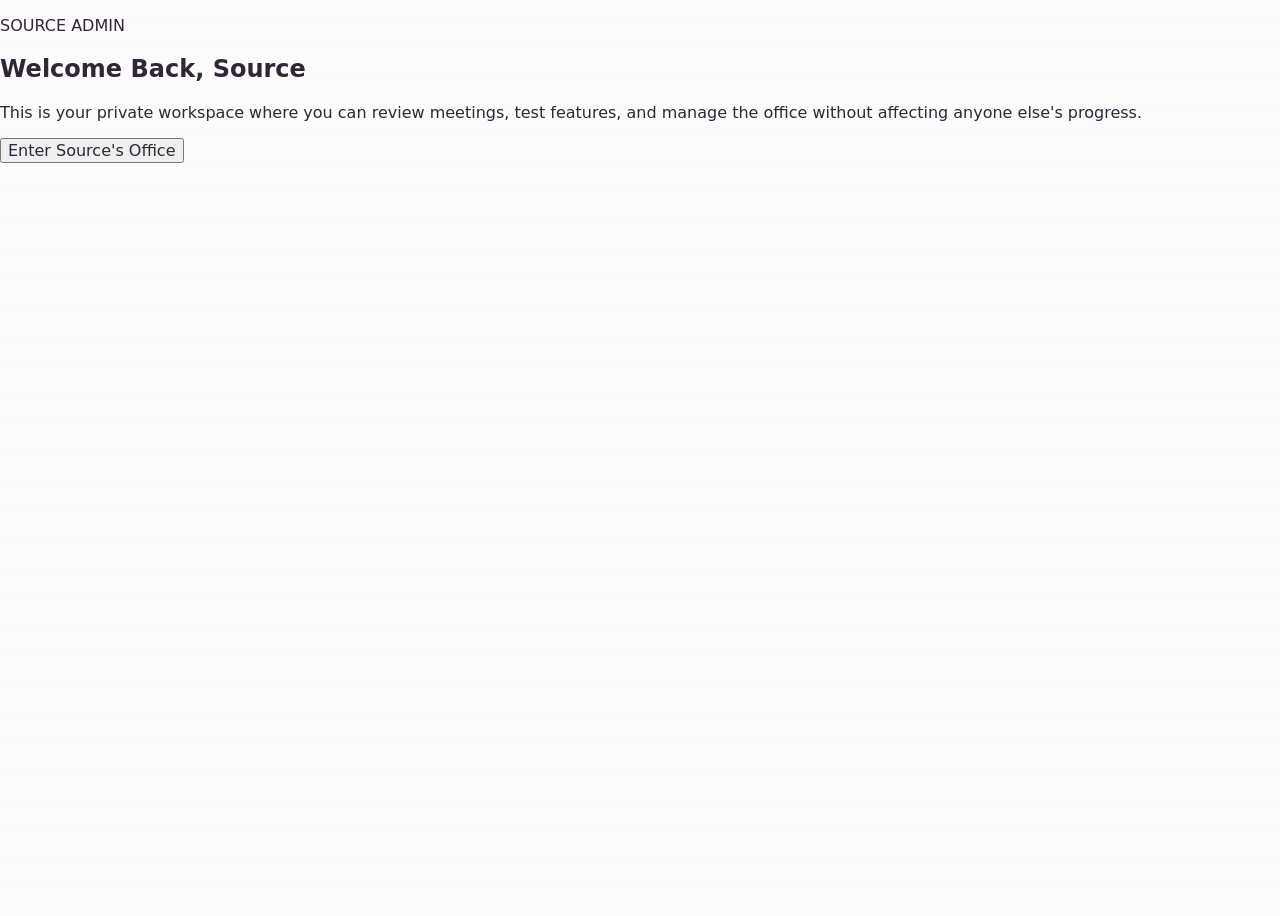
<file: source.html>
<!DOCTYPE html>
<html lang="en">
<head>
  <meta charset="UTF-8">
  <meta name="viewport" content="width=device-width, initial-scale=1.0">
  <title>Source's Office</title>
  <link rel="stylesheet" href="style.css">
</head>

<body>
  <main class="profile-entry">
    <section class="profile-entry-card">
      <p class="office-label">SOURCE ADMIN</p>

      <h1>Welcome Back, Source</h1>

      <p>
        This is your private workspace where you can review meetings,
        test features, and manage the office without affecting anyone else's progress.
      </p>

      <button id="enterSourceOffice" type="button">
        Enter Source's Office
      </button>
    </section>
  </main>

  <script>
    document
      .getElementById("enterSourceOffice")
      .addEventListener("click", function () {
        localStorage.setItem("sourceOfficeProfile", "source");
        window.location.href = "lobby.html";
      });
  </script>
</body>
</html>
</file>
<file: style.css>
/* =========================================================
   SOURCE'S OFFICE — MEETING 001
   Rollout Review
   ========================================================= */

:root {
  --ink: #2f2737;
  --muted: #746d7f;
  --paper: #fffdfb;
  --paper-soft: #faf7fb;
  --lavender-highlight: rgba(203, 180, 255, 0.55);
  --lavender-soft: #efe7ff;
  --lavender-mid: #d8c4ff;
  --lavender-deep: #9d78df;
  --purple-note: #c9a9f2;
  --purple-note-dark: #8f68c9;
  --rose: #f1d9e6;
  --cream: #f6efe7;
  --line: #e7dfea;
  --line-strong: #d7cddd;
  --danger: #a03f55;
  --danger-soft: #f7e4e9;
  --success: #5d7e6e;
  --shadow-soft: 0 14px 38px rgba(69, 48, 85, 0.12);
  --shadow-card: 0 8px 20px rgba(69, 48, 85, 0.10);
  --radius-lg: 28px;
  --radius-md: 18px;
  --radius-sm: 12px;
  --serif: Georgia, "Times New Roman", serif;
  --sans: Inter, ui-sans-serif, system-ui, -apple-system, BlinkMacSystemFont, "Segoe UI", sans-serif;
  --note-font: "Trebuchet MS", "Avenir Next", "Segoe UI", sans-serif;
}

* {
  box-sizing: border-box;
}

html {
  scroll-behavior: smooth;
}

body {
  margin: 0;
  min-height: 100vh;
  background:
    linear-gradient(rgba(255,255,255,0.55), rgba(255,255,255,0.55)),
    repeating-linear-gradient(
      0deg,
      #f8f4f8 0,
      #f8f4f8 28px,
      #f5f0f5 29px
    );
  color: var(--ink);
  font-family: var(--sans);
}

body.is-locked {
  overflow: hidden;
}

button,
input,
select,
textarea {
  font: inherit;
}

button,
a {
  -webkit-tap-highlight-color: transparent;
}

button {
  color: inherit;
}

a {
  color: inherit;
}

[hidden] {
  display: none !important;
}


/* =========================================================
   TOP BAR
   ========================================================= */

.meeting-topbar {
  position: sticky;
  top: 0;
  z-index: 60;
  display: grid;
  grid-template-columns: 1fr auto 1fr;
  align-items: center;
  gap: 18px;
  min-height: 74px;
  padding: 12px 24px;
  border-bottom: 1px solid rgba(215, 205, 221, 0.8);
  background: rgba(255, 253, 251, 0.93);
  backdrop-filter: blur(18px);
}

.meeting-back-link {
  justify-self: start;
  display: inline-flex;
  align-items: center;
  gap: 8px;
  text-decoration: none;
  font-weight: 700;
  font-size: 0.95rem;
}

.meeting-topbar-center {
  text-align: center;
  line-height: 1.2;
}

.meeting-topbar-center span {
  display: block;
  color: var(--muted);
  font-size: 0.76rem;
  letter-spacing: 0.12em;
  text-transform: uppercase;
}

.meeting-topbar-center strong {
  display: block;
  margin-top: 3px;
  font-family: var(--serif);
  font-size: 1.08rem;
}

.meeting-topbar-actions {
  justify-self: end;
  display: flex;
  align-items: center;
  gap: 10px;
}

.meeting-guide-button,
.all-notes-button {
  border: 1px solid var(--line-strong);
  background: var(--paper);
  border-radius: 999px;
  padding: 10px 14px;
  font-weight: 750;
  cursor: pointer;
  box-shadow: 0 4px 12px rgba(69, 48, 85, 0.06);
}

.all-notes-button {
  display: inline-flex;
  align-items: center;
  gap: 8px;
}

.all-notes-button span {
  min-width: 23px;
  height: 23px;
  display: inline-grid;
  place-items: center;
  border-radius: 999px;
  background: var(--lavender-soft);
  color: var(--purple-note-dark);
  font-size: 0.78rem;
}

.meeting-progress-track {
  position: sticky;
  top: 74px;
  z-index: 59;
  height: 4px;
  background: #eee8f1;
}

.meeting-progress-fill {
  width: 0%;
  height: 100%;
  background: linear-gradient(90deg, var(--lavender-deep), #c39df1);
  transition: width 240ms ease;
}


/* =========================================================
   MAIN SHELL
   ========================================================= */

.meeting-shell {
  width: min(1520px, calc(100% - 32px));
  margin: 28px auto 56px;
  display: grid;
  grid-template-columns: 300px minmax(0, 1fr);
  gap: 28px;
  align-items: start;
}

.meeting-sidebar {
  position: sticky;
  top: 102px;
}

.meeting-folder-label {
  width: fit-content;
  margin-left: 18px;
  padding: 10px 18px 8px;
  border: 1px solid var(--line-strong);
  border-bottom: none;
  border-radius: 14px 14px 0 0;
  background: var(--rose);
  color: #5c4053;
  font-weight: 850;
  font-size: 0.82rem;
  letter-spacing: 0.08em;
  text-transform: uppercase;
}

.meeting-file-summary {
  padding: 24px;
  border: 1px solid var(--line-strong);
  border-radius: 22px;
  background: rgba(255, 253, 251, 0.96);
  box-shadow: var(--shadow-soft);
}

.meeting-file-type {
  margin: 0 0 8px;
  color: var(--muted);
  font-size: 0.72rem;
  letter-spacing: 0.12em;
  text-transform: uppercase;
}

.meeting-file-summary h1 {
  margin: 0;
  font-family: var(--serif);
  font-size: 2rem;
  line-height: 1.05;
}

.meeting-file-summary > p:last-of-type {
  color: var(--muted);
  line-height: 1.55;
}

.meeting-sidebar-progress {
  display: flex;
  justify-content: space-between;
  align-items: center;
  margin-top: 22px;
  padding-top: 18px;
  border-top: 1px solid var(--line);
  font-size: 0.88rem;
}

.continue-meeting-button {
  width: 100%;
  margin-top: 14px;
  border: 0;
  border-radius: 14px;
  padding: 14px;
  text-align: left;
  background: var(--lavender-soft);
  cursor: pointer;
}

.continue-meeting-button span {
  display: block;
  font-weight: 800;
}

.continue-meeting-button small {
  display: block;
  margin-top: 4px;
  color: var(--muted);
}

.meeting-page-menu {
  margin-top: 16px;
  display: grid;
  gap: 8px;
}

.meeting-page-menu-item {
  width: 100%;
  display: grid;
  grid-template-columns: 38px 1fr;
  gap: 10px;
  align-items: start;
  padding: 13px 14px;
  border: 1px solid transparent;
  border-radius: 15px;
  background: transparent;
  text-align: left;
  cursor: pointer;
  transition: 180ms ease;
}

.meeting-page-menu-item:hover,
.meeting-page-menu-item.active {
  border-color: var(--line-strong);
  background: rgba(255, 253, 251, 0.92);
  box-shadow: 0 6px 16px rgba(69, 48, 85, 0.07);
}

.meeting-page-menu-item.active {
  border-left: 4px solid var(--lavender-deep);
}

.meeting-page-menu-item > span {
  color: var(--purple-note-dark);
  font-weight: 850;
  font-size: 0.82rem;
}

.meeting-page-menu-item strong,
.meeting-page-menu-item small {
  display: block;
}

.meeting-page-menu-item strong {
  font-size: 0.92rem;
}

.meeting-page-menu-item small {
  margin-top: 3px;
  color: var(--muted);
  line-height: 1.35;
}

.meeting-document {
  min-width: 0;
  border: 1px solid var(--line-strong);
  border-radius: 28px;
  background: var(--paper);
  box-shadow: var(--shadow-soft);
  overflow: hidden;
}


/* =========================================================
   PAGE STATUS + AUDIO
   ========================================================= */

.meeting-page-status {
  display: flex;
  justify-content: space-between;
  align-items: center;
  gap: 18px;
  padding: 22px 30px;
  border-bottom: 1px solid var(--line);
  background: linear-gradient(180deg, #fffdfb, #fbf7fb);
}

.meeting-page-status p {
  margin: 0 0 4px;
  color: var(--muted);
  font-size: 0.76rem;
  letter-spacing: 0.08em;
  text-transform: uppercase;
}

.meeting-page-status h2 {
  margin: 0;
  font-family: var(--serif);
  font-size: 1.6rem;
}

.meeting-page-counts {
  display: flex;
  gap: 10px;
}

.page-count-button {
  min-width: 94px;
  border: 1px solid var(--line-strong);
  border-radius: 14px;
  background: var(--paper);
  padding: 10px 12px;
  cursor: pointer;
  font-weight: 750;
  font-size: 0.8rem;
}

.page-count-button span {
  display: block;
  color: var(--purple-note-dark);
  font-size: 1.12rem;
}

.meeting-audio-player {
  margin: 24px 30px 0;
  display: grid;
  grid-template-columns: auto 1fr;
  gap: 16px;
  align-items: center;
  padding: 18px;
  border: 1px solid var(--line);
  border-radius: 18px;
  background: linear-gradient(135deg, #f8f1ff, #fffafc);
}

.audio-play-button {
  width: 48px;
  height: 48px;
  border: 0;
  border-radius: 50%;
  background: var(--lavender-deep);
  color: white;
  cursor: pointer;
  box-shadow: 0 8px 20px rgba(157, 120, 223, 0.28);
}

.audio-player-main {
  min-width: 0;
}

.audio-player-heading {
  display: flex;
  justify-content: space-between;
  gap: 18px;
  align-items: center;
  margin-bottom: 10px;
}

.audio-player-heading strong,
.audio-player-heading span {
  display: block;
}

.audio-player-heading > div span,
.audio-player-heading > span {
  color: var(--muted);
  font-size: 0.82rem;
}

.audio-progress-slider {
  width: 100%;
  accent-color: var(--lavender-deep);
}

.audio-player-controls {
  margin-top: 10px;
  display: flex;
  align-items: center;
  gap: 8px;
}

.audio-player-controls button,
.audio-player-controls select {
  border: 1px solid var(--line-strong);
  border-radius: 10px;
  background: var(--paper);
  padding: 7px 10px;
}

.audio-player-controls label {
  margin-left: 4px;
  color: var(--muted);
  font-size: 0.8rem;
}


/* =========================================================
   CONTENT PAGES
   ========================================================= */

.meeting-content-page {
  padding: 34px 30px 12px;
}

.meeting-content-page.active {
  animation: pageIn 220ms ease;
}

@keyframes pageIn {
  from {
    opacity: 0;
    transform: translateY(8px);
  }
  to {
    opacity: 1;
    transform: translateY(0);
  }
}

.meeting-page-cover,
.meeting-page-intro {
  max-width: 910px;
  margin: 0 auto 34px;
  padding: 44px;
  border-radius: 24px;
  background:
    linear-gradient(135deg, rgba(239,231,255,0.95), rgba(255,253,251,0.98));
  border: 1px solid var(--line);
  text-align: center;
}

.meeting-page-cover h1,
.meeting-page-intro h1 {
  margin: 10px auto 14px;
  max-width: 760px;
  font-family: var(--serif);
  font-size: clamp(2rem, 4vw, 3.6rem);
  line-height: 1.06;
  letter-spacing: -0.03em;
}

.meeting-page-cover > p:last-child,
.meeting-page-intro > p:last-child {
  max-width: 720px;
  margin: 0 auto;
  color: var(--muted);
  font-size: 1.05rem;
  line-height: 1.7;
}

.meeting-cover-label,
.meeting-section-kicker {
  margin: 0;
  color: var(--purple-note-dark);
  font-size: 0.75rem;
  font-weight: 850;
  letter-spacing: 0.14em;
  text-transform: uppercase;
}

.meeting-page-grid {
  display: grid;
  grid-template-columns: minmax(0, 1fr) 240px;
  gap: 28px;
  align-items: start;
}

.meeting-reading-column {
  min-width: 0;
  max-width: 800px;
  justify-self: center;
  width: 100%;
}

.meeting-copy-block {
  position: relative;
  margin: 0 0 34px;
  scroll-margin-top: 140px;
}

.meeting-copy-block h2 {
  margin: 0 0 14px;
  font-family: var(--serif);
  font-size: clamp(1.55rem, 2vw, 2.15rem);
  line-height: 1.18;
}

.meeting-copy-block p {
  margin: 0 0 18px;
  font-size: 1.06rem;
  line-height: 1.84;
  letter-spacing: 0.002em;
}

.meeting-copy-block p:last-child {
  margin-bottom: 0;
}

.meeting-copy-block ::selection,
.meeting-page-cover ::selection,
.meeting-page-intro ::selection {
  background: var(--lavender-highlight);
  color: inherit;
}

.saved-highlight {
  background:
    linear-gradient(
      transparent 16%,
      var(--lavender-highlight) 16%,
      var(--lavender-highlight) 88%,
      transparent 88%
    );
  border-radius: 3px;
  cursor: pointer;
  box-decoration-break: clone;
  -webkit-box-decoration-break: clone;
}

.saved-highlight.is-return-target {
  animation: highlightPulse 1.5s ease;
}

@keyframes highlightPulse {
  0%, 100% {
    box-shadow: 0 0 0 0 rgba(157,120,223,0);
  }
  50% {
    box-shadow: 0 0 0 6px rgba(157,120,223,0.18);
  }
}


/* =========================================================
   MARGIN NOTES
   ========================================================= */

.meeting-margin-notes {
  position: relative;
  min-height: 100%;
  padding-top: 8px;
}

.margin-note-card {
  position: absolute;
  left: 0;
  width: 220px;
  min-height: 118px;
  padding: 16px 16px 14px;
  border: 1px solid rgba(125, 88, 175, 0.22);
  border-radius: 7px 7px 12px 7px;
  background:
    linear-gradient(135deg, rgba(255,255,255,0.24), transparent 50%),
    var(--purple-note);
  color: #3b2c49;
  box-shadow: var(--shadow-card);
  transform: rotate(-0.6deg);
  cursor: pointer;
  transition: transform 160ms ease, box-shadow 160ms ease;
}

.margin-note-card:nth-child(even) {
  transform: rotate(0.7deg);
}

.margin-note-card:hover {
  transform: translateY(-3px) rotate(0deg);
  box-shadow: 0 14px 30px rgba(75, 49, 96, 0.16);
}

.margin-note-card::before {
  content: "";
  position: absolute;
  top: 13px;
  left: -28px;
  width: 24px;
  border-top: 1px dashed rgba(123, 90, 161, 0.45);
}

.margin-note-card .margin-note-quote {
  margin: 0;
  font-family: var(--note-font);
  font-size: 0.86rem;
  font-weight: 700;
  line-height: 1.45;
  display: -webkit-box;
  -webkit-line-clamp: 3;
  -webkit-box-orient: vertical;
  overflow: hidden;
}

.margin-note-card .margin-note-text {
  margin: 10px 0 0;
  padding-top: 10px;
  border-top: 1px solid rgba(76, 52, 93, 0.18);
  font-family: var(--note-font);
  font-size: 0.84rem;
  line-height: 1.45;
}

.margin-note-card .margin-note-empty {
  margin: 10px 0 0;
  color: rgba(59, 44, 73, 0.72);
  font-size: 0.78rem;
  font-style: italic;
}

.margin-note-actions {
  display: flex;
  justify-content: flex-end;
  gap: 8px;
  margin-top: 12px;
}

.margin-note-actions button {
  border: 0;
  background: rgba(255,255,255,0.38);
  border-radius: 999px;
  padding: 5px 9px;
  font-size: 0.72rem;
  font-weight: 800;
  cursor: pointer;
}


/* =========================================================
   VISUAL BREAKS
   ========================================================= */

.meeting-pull-quote,
.meeting-photo-break,
.meeting-comparison-card,
.meeting-closing-card,
.why-not-more-note,
.meeting-visual-card,
.platform-journey-board,
.conversation-split-board {
  margin: 34px 0;
}

.meeting-pull-quote {
  position: relative;
  padding: 28px 32px 28px 56px;
  border-left: 5px solid var(--lavender-deep);
  border-radius: 0 18px 18px 0;
  background: #f8f2ff;
}

.pull-quote-mark {
  position: absolute;
  left: 18px;
  top: 12px;
  color: var(--lavender-deep);
  font-family: var(--serif);
  font-size: 3rem;
}

.meeting-pull-quote p {
  margin: 0;
  font-family: var(--serif);
  font-size: 1.45rem;
  line-height: 1.45;
}

.office-folder-link {
  width: 100%;
  display: grid;
  grid-template-columns: auto 1fr auto;
  gap: 14px;
  align-items: center;
  margin: 22px 0;
  padding: 18px;
  border: 1px solid var(--line-strong);
  border-radius: 16px;
  background: #fffaf3;
  text-align: left;
  cursor: pointer;
}

.office-folder-link strong,
.office-folder-link small {
  display: block;
}

.office-folder-link small {
  margin-top: 4px;
  color: var(--muted);
}

.office-folder-icon {
  width: 42px;
  height: 32px;
  border-radius: 6px;
  background: #ebc889;
  position: relative;
}

.office-folder-icon::before {
  content: "";
  position: absolute;
  left: 5px;
  top: -7px;
  width: 20px;
  height: 10px;
  border-radius: 4px 4px 0 0;
  background: #ebc889;
}

.timeline-visual-placeholder,
.meeting-photo-placeholder {
  min-height: 260px;
  display: grid;
  place-items: center;
  border: 1px dashed var(--line-strong);
  border-radius: 18px;
  background: linear-gradient(135deg, #f5eef9, #fbf8f3);
}

.timeline-visual-placeholder > span,
.meeting-photo-placeholder span {
  color: var(--muted);
  font-weight: 850;
  letter-spacing: 0.12em;
  text-transform: uppercase;
}

.timeline-visual-placeholder > div {
  width: min(80%, 520px);
  display: grid;
  grid-template-columns: repeat(5, 1fr);
  gap: 12px;
}

.timeline-visual-placeholder i {
  height: 4px;
  border-radius: 999px;
  background: var(--lavender-mid);
}

.meeting-visual-card figcaption,
.platform-journey-board figcaption {
  margin-top: 12px;
  color: var(--muted);
  font-size: 0.85rem;
  line-height: 1.5;
}

.meeting-photo-break > p {
  color: var(--muted);
  font-size: 0.88rem;
  line-height: 1.55;
}

.platform-journey-board {
  padding: 26px;
  border: 1px solid var(--line);
  border-radius: 20px;
  background: #fbf8fc;
}

.platform-board-center {
  width: 110px;
  height: 110px;
  margin: 0 auto 24px;
  display: grid;
  place-items: center;
  border-radius: 50%;
  background: var(--lavender-soft);
  color: var(--purple-note-dark);
}

.platform-board-paths {
  display: grid;
  grid-template-columns: repeat(4, 1fr);
  gap: 12px;
}

.platform-board-paths > div {
  padding: 14px;
  border: 1px solid var(--line);
  border-radius: 14px;
  background: white;
  text-align: center;
}

.platform-board-paths span,
.platform-board-paths small {
  display: block;
}

.platform-board-paths span {
  font-weight: 800;
}

.platform-board-paths small {
  margin-top: 4px;
  color: var(--muted);
}

.meeting-comparison-card,
.meeting-closing-card {
  display: grid;
  gap: 14px;
  padding: 28px;
  border: 1px solid var(--line);
  border-radius: 20px;
  background: linear-gradient(135deg, #fff9fb, #f8f1ff);
}

.meeting-comparison-card > div {
  padding: 18px;
  border-radius: 14px;
  background: rgba(255,255,255,0.75);
}

.meeting-comparison-card span,
.meeting-comparison-card strong {
  display: block;
}

.meeting-comparison-card span {
  color: var(--muted);
  margin-bottom: 5px;
}

.conversation-split-board {
  display: grid;
  grid-template-columns: 1fr auto 1fr;
  gap: 16px;
  align-items: center;
  padding: 24px;
  border-radius: 20px;
  background: #f8f3fb;
}

.conversation-split-board > div {
  min-height: 150px;
  display: grid;
  align-content: center;
  padding: 22px;
  border-radius: 16px;
  background: white;
  text-align: center;
}

.conversation-split-board p {
  margin: 0 0 10px;
  color: var(--muted);
  font-size: 0.78rem;
  font-weight: 850;
  letter-spacing: 0.08em;
}

.conversation-split-board strong {
  font-family: var(--serif);
  font-size: 1.3rem;
}

.conversation-split-board > span {
  color: var(--lavender-deep);
  font-size: 1.8rem;
  font-weight: 900;
}

.evidence-folder-grid,
.idea-index-card-row {
  display: grid;
  gap: 14px;
}

.evidence-folder-grid {
  grid-template-columns: repeat(3, minmax(0, 1fr));
}

.idea-index-card-row {
  grid-template-columns: repeat(2, minmax(0, 1fr));
  margin: 28px 0;
}

.idea-index-card-row article {
  padding: 20px;
  border: 1px solid var(--line);
  border-radius: 16px;
  background: #fffdfb;
}

.idea-index-card-row article > span {
  color: var(--lavender-deep);
  font-size: 0.78rem;
  font-weight: 850;
}

.idea-index-card-row strong {
  display: block;
  margin-top: 6px;
  font-family: var(--serif);
  font-size: 1.2rem;
}

.idea-index-card-row p {
  margin: 8px 0 0;
  color: var(--muted);
  line-height: 1.55;
}

.why-not-more-note {
  position: relative;
  padding: 34px 28px 26px;
  border: 1px solid #d3b8c8;
  border-radius: 20px;
  background: linear-gradient(135deg, #fff2f8, #f6eefb);
}

.why-not-more-tab {
  position: absolute;
  top: -14px;
  left: 22px;
  padding: 8px 14px;
  border: 1px solid #d3b8c8;
  border-radius: 999px;
  background: var(--rose);
  font-weight: 900;
  font-size: 0.82rem;
}

.why-not-more-note h3 {
  margin: 0 0 10px;
  font-family: var(--serif);
  font-size: 1.45rem;
}

.why-not-more-note p {
  color: var(--muted);
  line-height: 1.65;
}

.why-not-more-note a {
  display: inline-flex;
  align-items: center;
  gap: 8px;
  font-weight: 850;
  text-decoration: none;
}


/* =========================================================
   PAGINATION
   ========================================================= */

.meeting-pagination {
  display: grid;
  grid-template-columns: 1fr auto 1fr;
  gap: 20px;
  align-items: center;
  margin-top: 26px;
  padding: 24px 30px 30px;
  border-top: 1px solid var(--line);
}

.meeting-page-arrow {
  display: inline-flex;
  align-items: center;
  gap: 12px;
  border: 0;
  background: transparent;
  cursor: pointer;
  text-align: left;
}

.meeting-page-arrow.next {
  justify-self: end;
  text-align: right;
}

.meeting-page-arrow small,
.meeting-page-arrow strong {
  display: block;
}

.meeting-page-arrow small {
  color: var(--muted);
}

.meeting-page-arrow:disabled {
  opacity: 0.35;
  cursor: not-allowed;
}

.meeting-pagination-center {
  text-align: center;
  color: var(--muted);
  font-size: 0.85rem;
}

.meeting-pagination-dots {
  margin-top: 8px;
  display: flex;
  justify-content: center;
  gap: 6px;
}

.meeting-pagination-dots button {
  width: 8px;
  height: 8px;
  padding: 0;
  border: 0;
  border-radius: 50%;
  background: #d8d0dc;
  cursor: pointer;
}

.meeting-pagination-dots button.active {
  width: 22px;
  border-radius: 999px;
  background: var(--lavender-deep);
}


/* =========================================================
   MODALS + OVERLAYS
   ========================================================= */

.office-guide-overlay,
.note-editor-overlay,
.delete-options-overlay,
.notes-drawer-overlay {
  position: fixed;
  inset: 0;
  z-index: 100;
  background: rgba(41, 31, 49, 0.48);
  backdrop-filter: blur(8px);
  opacity: 0;
  visibility: hidden;
  transition: 180ms ease;
}

.office-guide-overlay.is-open,
.note-editor-overlay.is-open,
.delete-options-overlay.is-open,
.notes-drawer-overlay.is-open {
  opacity: 1;
  visibility: visible;
}

.office-guide-overlay,
.note-editor-overlay,
.delete-options-overlay {
  display: grid;
  place-items: center;
  padding: 24px;
}

.office-guide-modal,
.note-editor-sticky,
.delete-options-card {
  position: relative;
  width: min(680px, 100%);
  max-height: min(88vh, 860px);
  overflow: auto;
  border: 1px solid var(--line-strong);
  border-radius: 24px;
  background: var(--paper);
  box-shadow: 0 28px 70px rgba(41, 31, 49, 0.22);
}

.office-guide-modal {
  padding: 34px;
}

.office-guide-close,
.note-editor-close,
.delete-options-close {
  position: absolute;
  top: 14px;
  right: 14px;
  width: 36px;
  height: 36px;
  border: 1px solid var(--line);
  border-radius: 50%;
  background: white;
  cursor: pointer;
  font-size: 1.2rem;
}

.office-guide-eyebrow,
.note-editor-label,
.delete-options-label {
  margin: 0 0 8px;
  color: var(--purple-note-dark);
  font-size: 0.75rem;
  font-weight: 850;
  letter-spacing: 0.12em;
  text-transform: uppercase;
}

.office-guide-modal h1 {
  margin: 0;
  font-family: var(--serif);
  font-size: 2.3rem;
}

.office-guide-intro {
  color: var(--muted);
  line-height: 1.65;
}

.office-guide-list {
  margin-top: 24px;
  display: grid;
  gap: 14px;
}

.office-guide-item {
  display: grid;
  grid-template-columns: 42px 1fr;
  gap: 14px;
  align-items: start;
  padding: 16px;
  border: 1px solid var(--line);
  border-radius: 16px;
  background: #fcf9fc;
}

.office-guide-item h2 {
  margin: 0 0 5px;
  font-size: 1rem;
}

.office-guide-item p {
  margin: 0;
  color: var(--muted);
  line-height: 1.55;
}

.office-guide-icon {
  width: 38px;
  height: 38px;
  display: block;
  border-radius: 12px;
  background: var(--lavender-soft);
  position: relative;
}

.guide-highlight-icon::after {
  content: "";
  position: absolute;
  left: 8px;
  right: 8px;
  top: 16px;
  height: 8px;
  border-radius: 4px;
  background: var(--lavender-mid);
  transform: rotate(-5deg);
}

.guide-note-icon::after {
  content: "";
  position: absolute;
  width: 19px;
  height: 19px;
  left: 9px;
  top: 8px;
  background: var(--purple-note);
  transform: rotate(-4deg);
  box-shadow: 0 4px 8px rgba(69,48,85,0.12);
}

.guide-return-icon::after {
  content: "↩";
  position: absolute;
  inset: 0;
  display: grid;
  place-items: center;
  color: var(--purple-note-dark);
  font-weight: 900;
}

.guide-edit-icon::after {
  content: "✎";
  position: absolute;
  inset: 0;
  display: grid;
  place-items: center;
  color: var(--purple-note-dark);
  font-weight: 900;
}

.guide-lock-icon::after {
  content: "•";
  position: absolute;
  width: 16px;
  height: 14px;
  left: 11px;
  top: 15px;
  border-radius: 4px;
  background: var(--lavender-deep);
  color: white;
  text-align: center;
  line-height: 10px;
}

.guide-lock-icon::before {
  content: "";
  position: absolute;
  width: 12px;
  height: 10px;
  left: 13px;
  top: 7px;
  border: 3px solid var(--lavender-deep);
  border-bottom: 0;
  border-radius: 8px 8px 0 0;
}

.office-guide-enter {
  width: 100%;
  margin-top: 24px;
  border: 0;
  border-radius: 14px;
  padding: 15px 18px;
  background: var(--lavender-deep);
  color: white;
  font-weight: 850;
  cursor: pointer;
}


/* =========================================================
   SELECTION PREVIEW
   ========================================================= */

.selection-note-preview {
  position: fixed;
  z-index: 110;
  left: 50%;
  bottom: 22px;
  width: min(430px, calc(100% - 28px));
  transform: translate(-50%, 18px);
  opacity: 0;
  visibility: hidden;
  transition: 180ms ease;
}

.selection-note-preview.is-open {
  transform: translate(-50%, 0);
  opacity: 1;
  visibility: visible;
}

.selection-note-paper {
  padding: 18px;
  border: 1px solid rgba(125, 88, 175, 0.24);
  border-radius: 16px;
  background: var(--purple-note);
  box-shadow: 0 20px 50px rgba(57, 37, 73, 0.22);
}

.selection-note-source {
  margin: 0 0 10px;
  color: rgba(59,44,73,0.75);
  font-size: 0.78rem;
}

.selection-note-paper blockquote {
  margin: 0;
  font-family: var(--note-font);
  font-size: 0.95rem;
  font-weight: 750;
  line-height: 1.5;
  display: -webkit-box;
  -webkit-line-clamp: 4;
  -webkit-box-orient: vertical;
  overflow: hidden;
}

.selection-note-actions {
  display: flex;
  justify-content: flex-end;
  gap: 10px;
  margin-top: 14px;
}

.selection-note-actions button {
  border: 0;
  border-radius: 999px;
  padding: 9px 13px;
  font-weight: 850;
  cursor: pointer;
}

.selection-cancel-button {
  background: rgba(255,255,255,0.42);
}

.selection-confirm-button {
  background: var(--ink);
  color: white;
}


/* =========================================================
   NOTE EDITOR
   ========================================================= */

.note-editor-sticky {
  width: min(560px, 100%);
  padding: 32px;
  background:
    linear-gradient(135deg, rgba(255,255,255,0.18), transparent 45%),
    var(--purple-note);
  transform: rotate(-0.35deg);
}

.note-editor-sticky blockquote {
  margin: 12px 0 18px;
  padding: 14px;
  border-radius: 12px;
  background: rgba(255,255,255,0.35);
  font-family: var(--note-font);
  font-weight: 750;
  line-height: 1.55;
}

.note-editor-sticky label {
  display: block;
  font-weight: 850;
  margin-bottom: 6px;
}

.note-editor-help {
  margin: 0 0 12px;
  color: rgba(59,44,73,0.78);
  line-height: 1.5;
}

.note-editor-sticky textarea {
  width: 100%;
  min-height: 150px;
  resize: vertical;
  border: 1px solid rgba(75, 49, 96, 0.22);
  border-radius: 14px;
  background: rgba(255,255,255,0.52);
  padding: 14px;
  color: var(--ink);
  outline: none;
  font-family: var(--note-font);
  line-height: 1.55;
}

.note-editor-sticky textarea:focus {
  border-color: var(--purple-note-dark);
  box-shadow: 0 0 0 3px rgba(143,104,201,0.14);
}

.note-editor-meta {
  display: flex;
  justify-content: space-between;
  margin-top: 8px;
  color: rgba(59,44,73,0.72);
  font-size: 0.78rem;
}

.note-editor-actions {
  display: flex;
  justify-content: space-between;
  gap: 12px;
  margin-top: 20px;
}

.note-editor-actions button {
  border: 0;
  border-radius: 12px;
  padding: 12px 16px;
  font-weight: 850;
  cursor: pointer;
}

.note-delete-button {
  background: rgba(255,255,255,0.48);
  color: var(--danger);
}

.note-save-button {
  margin-left: auto;
  background: var(--ink);
  color: white;
}


/* =========================================================
   DELETE OPTIONS
   ========================================================= */

.delete-options-card {
  width: min(520px, 100%);
  padding: 30px;
}

.delete-options-card h2 {
  margin: 0 0 8px;
  font-family: var(--serif);
  font-size: 1.9rem;
}

.delete-options-description {
  color: var(--muted);
  line-height: 1.55;
}

.delete-options-with-note,
.delete-options-highlight-only {
  display: grid;
  gap: 12px;
  margin-top: 22px;
}

.delete-choice-button {
  width: 100%;
  display: grid;
  grid-template-columns: 1fr auto;
  gap: 16px;
  align-items: center;
  padding: 16px;
  border: 1px solid var(--line);
  border-radius: 14px;
  background: white;
  text-align: left;
  cursor: pointer;
}

.delete-choice-button strong,
.delete-choice-button small {
  display: block;
}

.delete-choice-button small {
  margin-top: 4px;
  color: var(--muted);
  line-height: 1.45;
}

.delete-choice-button.delete-everything {
  border-color: #e5bcc7;
  background: var(--danger-soft);
  color: var(--danger);
}

.delete-options-cancel {
  width: 100%;
  margin-top: 16px;
  border: 0;
  border-radius: 12px;
  padding: 12px;
  background: #f3eef4;
  font-weight: 850;
  cursor: pointer;
}


/* =========================================================
   NOTES DRAWER
   ========================================================= */

.meeting-notes-drawer {
  position: fixed;
  top: 0;
  right: 0;
  z-index: 115;
  width: min(460px, 94vw);
  height: 100vh;
  padding: 22px;
  background: var(--paper);
  box-shadow: -20px 0 50px rgba(41,31,49,0.18);
  transform: translateX(105%);
  transition: transform 220ms ease;
  overflow-y: auto;
}

.meeting-notes-drawer.is-open {
  transform: translateX(0);
}

.notes-drawer-header {
  display: flex;
  justify-content: space-between;
  align-items: start;
  gap: 16px;
  padding-bottom: 16px;
  border-bottom: 1px solid var(--line);
}

.notes-drawer-header p {
  margin: 0 0 4px;
  color: var(--muted);
  font-size: 0.75rem;
  letter-spacing: 0.12em;
  text-transform: uppercase;
}

.notes-drawer-header h2 {
  margin: 0;
  font-family: var(--serif);
  font-size: 2rem;
}

.notes-drawer-header button {
  width: 36px;
  height: 36px;
  border: 1px solid var(--line);
  border-radius: 50%;
  background: white;
  cursor: pointer;
  font-size: 1.2rem;
}

.notes-drawer-filters {
  display: grid;
  grid-template-columns: 1fr 1fr;
  gap: 8px;
  margin-top: 18px;
}

.notes-drawer-filters button {
  border: 1px solid var(--line);
  border-radius: 999px;
  background: white;
  padding: 10px;
  font-weight: 800;
  cursor: pointer;
}

.notes-drawer-filters button.active {
  background: var(--lavender-soft);
  color: var(--purple-note-dark);
  border-color: var(--lavender-mid);
}

.notes-drawer-description {
  color: var(--muted);
  line-height: 1.55;
}

.saved-notes-list {
  display: grid;
  gap: 14px;
  margin-top: 18px;
}

.saved-note-drawer-card {
  position: relative;
  padding: 17px;
  border: 1px solid rgba(125,88,175,0.2);
  border-radius: 14px;
  background: var(--purple-note);
  box-shadow: var(--shadow-card);
  cursor: pointer;
}

.saved-note-drawer-card .drawer-note-page {
  color: rgba(59,44,73,0.66);
  font-size: 0.72rem;
  font-weight: 850;
  letter-spacing: 0.08em;
  text-transform: uppercase;
}

.saved-note-drawer-card blockquote {
  margin: 8px 0 0;
  font-family: var(--note-font);
  font-weight: 750;
  line-height: 1.5;
  display: -webkit-box;
  -webkit-line-clamp: 3;
  -webkit-box-orient: vertical;
  overflow: hidden;
}

.saved-note-drawer-card p {
  margin: 10px 0 0;
  padding-top: 10px;
  border-top: 1px solid rgba(76,52,93,0.17);
  font-family: var(--note-font);
  line-height: 1.5;
}

.drawer-card-actions {
  display: flex;
  justify-content: flex-end;
  gap: 8px;
  margin-top: 12px;
}

.drawer-card-actions button {
  border: 0;
  border-radius: 999px;
  background: rgba(255,255,255,0.44);
  padding: 6px 10px;
  font-size: 0.74rem;
  font-weight: 850;
  cursor: pointer;
}

.empty-notes-message {
  min-height: 250px;
  display: grid;
  place-items: center;
  align-content: center;
  gap: 14px;
  color: var(--muted);
  text-align: center;
}

.empty-note-paper {
  width: 74px;
  height: 74px;
  border-radius: 8px;
  background: var(--purple-note);
  box-shadow: var(--shadow-card);
  transform: rotate(-4deg);
}


/* =========================================================
   TOAST
   ========================================================= */

.meeting-toast {
  position: fixed;
  left: 50%;
  bottom: 24px;
  z-index: 130;
  transform: translate(-50%, 16px);
  max-width: min(420px, calc(100% - 30px));
  padding: 12px 16px;
  border-radius: 999px;
  background: var(--ink);
  color: white;
  opacity: 0;
  visibility: hidden;
  transition: 180ms ease;
  box-shadow: var(--shadow-card);
  text-align: center;
  font-size: 0.88rem;
}

.meeting-toast.is-visible {
  opacity: 1;
  visibility: visible;
  transform: translate(-50%, 0);
}


/* =========================================================
   RESPONSIVE
   ========================================================= */

@media (max-width: 1180px) {
  .meeting-shell {
    grid-template-columns: 260px minmax(0, 1fr);
  }

  .meeting-page-grid {
    grid-template-columns: minmax(0, 1fr) 200px;
  }

  .margin-note-card {
    width: 185px;
  }

  .evidence-folder-grid {
    grid-template-columns: 1fr;
  }
}

@media (max-width: 960px) {
  .meeting-topbar {
    grid-template-columns: 1fr auto;
  }

  .meeting-topbar-center {
    display: none;
  }

  .meeting-shell {
    width: min(100% - 20px, 980px);
    grid-template-columns: 1fr;
  }

  .meeting-sidebar {
    position: static;
  }

  .meeting-page-menu {
    display: flex;
    overflow-x: auto;
    padding-bottom: 6px;
    scrollbar-width: thin;
  }

  .meeting-page-menu-item {
    min-width: 220px;
  }

  .meeting-page-grid {
    grid-template-columns: 1fr;
  }

  .meeting-margin-notes {
    display: none;
  }

  .mobile-note-tab {
    display: inline-flex;
  }
}

@media (max-width: 720px) {
  .meeting-topbar {
    min-height: 66px;
    padding: 10px 14px;
  }

  .meeting-progress-track {
    top: 66px;
  }

  .meeting-topbar-actions {
    gap: 6px;
  }

  .meeting-guide-button,
  .all-notes-button {
    padding: 9px 11px;
    font-size: 0.82rem;
  }

  .meeting-shell {
    margin-top: 14px;
  }

  .meeting-file-summary {
    padding: 18px;
  }

  .meeting-page-status {
    padding: 18px;
    align-items: flex-start;
  }

  .meeting-page-counts {
    gap: 6px;
  }

  .page-count-button {
    min-width: 74px;
    padding: 8px;
    font-size: 0.7rem;
  }

  .meeting-audio-player {
    margin: 16px 18px 0;
  }

  .meeting-content-page {
    padding: 24px 18px 8px;
  }

  .meeting-page-cover,
  .meeting-page-intro {
    padding: 28px 22px;
    margin-bottom: 26px;
  }

  .meeting-page-cover h1,
  .meeting-page-intro h1 {
    font-size: 2.05rem;
  }

  .meeting-copy-block p {
    font-size: 1rem;
    line-height: 1.76;
  }

  .meeting-pagination {
    grid-template-columns: 1fr 1fr;
    padding: 20px 18px 24px;
  }

  .meeting-pagination-center {
    grid-column: 1 / -1;
    grid-row: 1;
  }

  .meeting-page-arrow.previous {
    grid-column: 1;
    grid-row: 2;
  }

  .meeting-page-arrow.next {
    grid-column: 2;
    grid-row: 2;
  }

  .platform-board-paths,
  .idea-index-card-row {
    grid-template-columns: 1fr 1fr;
  }

  .conversation-split-board {
    grid-template-columns: 1fr;
  }

  .conversation-split-board > span {
    transform: rotate(90deg);
  }

  .office-guide-modal,
  .note-editor-sticky,
  .delete-options-card {
    padding: 24px 20px;
    border-radius: 20px;
  }

  .office-guide-modal h1 {
    font-size: 1.9rem;
  }

  .office-guide-item {
    grid-template-columns: 34px 1fr;
    padding: 14px;
  }

  .office-guide-icon {
    width: 32px;
    height: 32px;
  }
}

@media (max-width: 520px) {
  .meeting-page-status {
    display: grid;
    gap: 14px;
  }

  .meeting-page-counts {
    width: 100%;
  }

  .page-count-button {
    flex: 1;
  }

  .meeting-audio-player {
    grid-template-columns: 1fr;
  }

  .audio-play-button {
    justify-self: start;
  }

  .audio-player-heading {
    align-items: flex-start;
  }

  .platform-board-paths,
  .idea-index-card-row {
    grid-template-columns: 1fr;
  }

  .meeting-pull-quote {
    padding: 24px 22px 24px 48px;
  }

  .meeting-pull-quote p {
    font-size: 1.2rem;
  }

  .selection-note-preview {
    bottom: 12px;
  }

  .meeting-notes-drawer {
    width: 100vw;
  }
}
/* =========================================================
   RECEPTION — HOMEPAGE
   ========================================================= */

.reception {
  min-height: 100vh;
  display: grid;
  place-items: center;
  padding: 24px;
  background:
    radial-gradient(circle at top left, #f4e8ff 0, transparent 35%),
    radial-gradient(circle at bottom right, #f8dfea 0, transparent 35%),
    #fffafc;
}

.office-sign {
  position: fixed;
  top: 24px;
  left: 50%;
  transform: translateX(-50%);
  padding: 10px 20px;
  border: 1px solid var(--line-strong);
  border-radius: 999px;
  background: rgba(255, 253, 251, 0.94);
  font-size: 0.75rem;
  font-weight: 850;
  letter-spacing: 0.14em;
  text-transform: uppercase;
  box-shadow: var(--shadow-card);
}

.desk {
  width: min(760px, 100%);
  padding: 34px;
  border: 1px solid var(--line-strong);
  border-radius: 28px;
  background: #dcb88f;
  box-shadow: 0 24px 60px rgba(69, 48, 85, 0.18);
}

.computer-screen {
  padding: 54px 32px;
  border: 12px solid #3b3442;
  border-radius: 22px;
  background: var(--paper);
  text-align: center;
  box-shadow: inset 0 0 0 2px #1f1a24;
}

.computer-screen .small-text {
  margin: 0;
  color: var(--muted);
  font-size: 0.82rem;
  letter-spacing: 0.1em;
  text-transform: uppercase;
}

.computer-screen h1 {
  margin: 12px 0 18px;
  font-family: var(--serif);
  font-size: clamp(2.4rem, 7vw, 4.8rem);
  line-height: 1;
}

.computer-screen .question {
  margin: 0 0 24px;
  color: var(--muted);
  font-size: 1.05rem;
}

.buttons {
  display: flex;
  justify-content: center;
  gap: 12px;
}

.buttons button {
  min-width: 110px;
  border: 1px solid var(--line-strong);
  border-radius: 999px;
  padding: 12px 20px;
  background: var(--paper);
  font-weight: 850;
  cursor: pointer;
  transition: 180ms ease;
}

.buttons button:first-child {
  border-color: var(--lavender-deep);
  background: var(--lavender-deep);
  color: white;
}

.buttons button:hover {
  transform: translateY(-2px);
  box-shadow: var(--shadow-card);
}

#responseMessage {
  min-height: 24px;
  margin: 20px 0 0;
  color: var(--purple-note-dark);
  font-weight: 750;
}

.desk-items {
  display: flex;
  justify-content: space-between;
  align-items: end;
  gap: 18px;
  margin-top: 24px;
}

.coffee,
.plant {
  font-size: 2.4rem;
}

.folder {
  min-width: 150px;
  padding: 18px 22px;
  border-radius: 10px 10px 4px 4px;
  background: #efca87;
  color: #5b4526;
  font-size: 0.8rem;
  font-weight: 900;
  letter-spacing: 0.12em;
  text-align: center;
}

@media (max-width: 600px) {
  .reception {
    padding: 80px 14px 24px;
  }

  .desk {
    padding: 18px;
  }

  .computer-screen {
    padding: 38px 18px;
    border-width: 8px;
  }

  .buttons {
    flex-direction: column;
  }

  .buttons button {
    width: 100%;
  }

  .desk-items {
    align-items: center;
  }

  .folder {
    min-width: 110px;
    padding: 14px;
  }
}
</file>
